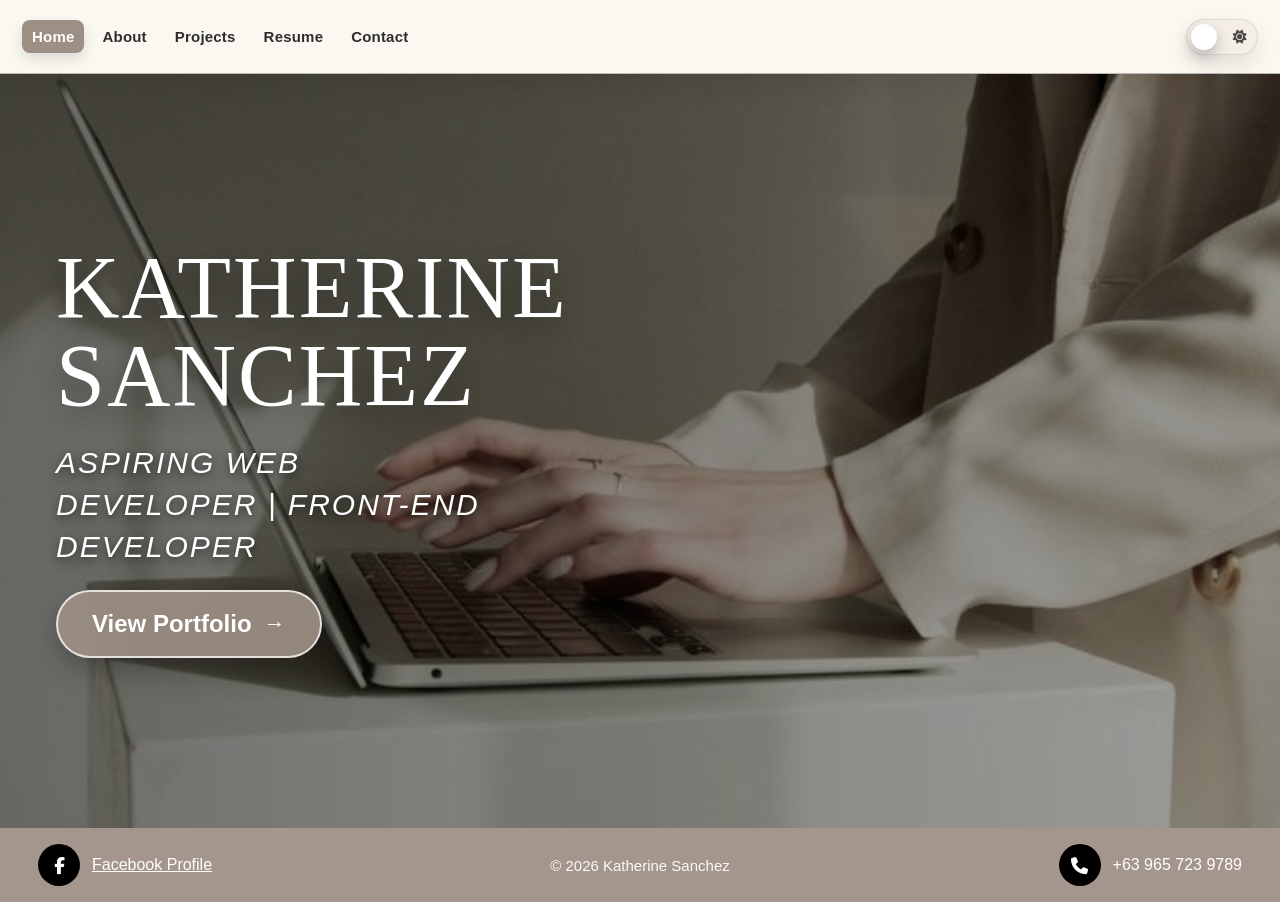
<file: index.html>
<!doctype html>
<html lang="en">
<head>
  <meta charset="UTF-8" />
  <title>Home | Katherine Sanchez</title>
  <meta name="description" content="Katherine Sanchez – aspiring front-end web developer. View my portfolio, projects, resume, and contact information.">
  <meta name="keywords" content="Katherine Sanchez, portfolio, web developer, front-end developer, HTML, CSS, JavaScript">
  <meta name="author" content="Katherine Sanchez">
  <link rel="canonical" href="index.html">

  <meta name="viewport" content="width=device-width, initial-scale=1.0" />
  <meta name="theme-color" content="#fbf7f1">

  <meta property="og:title" content="Katherine Sanchez | Portfolio">
  <meta property="og:description" content="Aspiring front-end web developer. Explore my projects and resume.">
  <meta property="og:type" content="website">
  <meta property="og:image" content="images/preview.jpg">
  <meta property="og:url" content="index.html">

  <meta name="twitter:card" content="summary_large_image">
  <meta name="twitter:title" content="Katherine Sanchez | Portfolio">
  <meta name="twitter:description" content="Aspiring front-end web developer.">
  <meta name="twitter:image" content="images/preview.jpg">

  <link rel="stylesheet" href="style.css?v=2" />
  <link rel="stylesheet" href="https://cdnjs.cloudflare.com/ajax/libs/font-awesome/6.5.0/css/all.min.css">
</head>

<body>
  <a class="skipLink" href="#main">Skip to main content</a>

  <header class="topbar">
    <nav class="nav" aria-label="Primary navigation" id="siteNav">
      <a class="nav__link nav__link--active" href="index.html">Home</a>
      <a class="nav__link" href="about.html">About</a>
      <a class="nav__link" href="projects.html">Projects</a>
      <a class="nav__link" href="resume.html">Resume</a>
      <a class="nav__link" href="contact.html">Contact</a>
    </nav>

    <div class="topbarActions">
      <button class="themeToggle" onclick="toggleTheme()" aria-label="Toggle dark mode" aria-pressed="false" id="themeToggleBtn" type="button">
        <i class="fa-solid fa-sun" aria-hidden="true"></i>
      </button>

      <button class="menuToggle" id="menuToggle" aria-label="Open menu" aria-expanded="false" aria-controls="siteNav" type="button">
        <span></span>
        <span></span>
        <span></span>
      </button>
    </div>
  </header>

  <main id="main" class="page">
    <section class="homeHeroFull">
      <img class="homeHeroBg" src="images/heroimage.jpeg" alt="Coding background" />

      <div class="homeHeroOverlay">
        <h1 class="serifTitle homeHero__name">KATHERINE SANCHEZ</h1>

        <p class="homeHero__role">
          <em>Aspiring Web Developer | Front-End Developer</em>
        </p>

        <a class="pillBtn homeHero__btn" href="about.html">
          View Portfolio <span aria-hidden="true">→</span>
        </a>
      </div>
    </section>

    <footer class="footerBar">
      <div class="footerItem">
        <span class="footerIcon">
          <i class="fa-brands fa-facebook-f" aria-hidden="true"></i>
        </span>
        <a class="footerLink" href="https://www.facebook.com/share/1BLyB4nGM7/?mibextid=wwXIfr" target="_blank" rel="noopener noreferrer">
          Facebook Profile
        </a>
      </div>

      <div class="footerCenter">© 2026 Katherine Sanchez</div>

      <div class="footerItem footerItem--right">
        <span class="footerIcon">
          <i class="fa-solid fa-phone" aria-hidden="true"></i>
        </span>
        <span class="footerText">+63 965 723 9789</span>
      </div>
    </footer>
  </main>

  <script src="theme.js?v=2"></script>

  <style>
    .homeHeroFull{
      flex: 1;
      position: relative;
      overflow: hidden;
      min-height: calc(100vh - 74px - 72px);
    }

    .homeHeroBg{
      position: absolute;
      inset: 0;
      width: 100%;
      height: 100%;
      object-fit: cover;
      z-index: 0;
    }

    .homeHeroFull::before{
      content:"";
      position:absolute;
      inset:0;
      background: linear-gradient(
        90deg,
        rgba(0,0,0,.35) 0%,
        rgba(0,0,0,.18) 55%,
        rgba(0,0,0,.08) 100%
      );
      z-index:1;
    }

    .homeHeroOverlay{
      position: relative;
      z-index: 2;
      min-height: inherit;
      display: flex;
      flex-direction: column;
      justify-content: center;
      align-items: flex-start;
      gap: 22px;
      padding: 60px 56px;
    }

    .homeHero__name{
      font-size: 88px;
      color: #ffffff;
      line-height: 1;
      text-shadow: 0 12px 30px rgba(0,0,0,.45);
      max-width: 10ch;
    }

    .homeHero__role{
      font-size: 30px;
      color: #ffffff;
      font-weight: 400;
      letter-spacing: 2px;
      text-transform: uppercase;
      text-shadow:
        0 6px 18px rgba(0,0,0,.55),
        0 2px 6px rgba(0,0,0,.35);
      max-width: 26ch;
      line-height: 1.4;
    }

    .homeHero__btn{
      width: fit-content;
      font-size: 24px;
      position: relative;
      border: 2px solid rgba(255,255,255,.75);
      background: rgba(157, 143, 132, .92);
      backdrop-filter: blur(6px);
      -webkit-backdrop-filter: blur(6px);
      box-shadow: 0 10px 28px rgba(0,0,0,.28);
      transition: transform .18s ease, box-shadow .18s ease, filter .18s ease;
    }

    .homeHero__btn:hover{
      transform: translateY(-2px);
      box-shadow: 0 16px 40px rgba(0,0,0,.38);
      filter: brightness(1.05);
    }

    .homeHero__btn:active{
      transform: translateY(0) scale(.98);
      box-shadow: 0 10px 26px rgba(0,0,0,.30);
    }

    .homeHero__btn span{
      display: inline-block;
      font-size: 22px;
      transition: transform .18s ease;
    }

    .homeHero__btn:hover span{
      transform: translateX(6px);
    }

    @media (max-width: 900px){
      .homeHeroFull{
        min-height: calc(100vh - 140px);
      }

      .homeHeroOverlay{
        padding: 34px 20px 40px;
        justify-content: flex-end;
        gap: 16px;
      }

      .homeHero__name{
        font-size: 56px;
        max-width: 100%;
      }

      .homeHero__role{
        font-size: 18px;
        letter-spacing: 1px;
        max-width: 30ch;
      }

      .homeHero__btn{
        font-size: 18px;
      }

      .homeHero__btn span{
        font-size: 18px;
      }
    }

    @media (max-width: 700px){
      .homeHeroFull{
        min-height: calc(100vh - 150px);
      }
    }

    @media (max-width: 480px){
      .homeHeroFull{
        min-height: calc(100vh - 145px);
      }

      .homeHeroOverlay{
        padding: 24px 16px 28px;
        gap: 14px;
        justify-content: flex-end;
      }

      .homeHero__name{
        font-size: 38px;
        line-height: 1.05;
        max-width: 100%;
      }

      .homeHero__role{
        font-size: 14px;
        line-height: 1.5;
        letter-spacing: .8px;
        max-width: 100%;
      }

      .homeHero__btn{
        width: 100%;
        justify-content: center;
        font-size: 16px;
        padding: 13px 18px;
      }
    }
  </style>
</body>
</html>
</file>
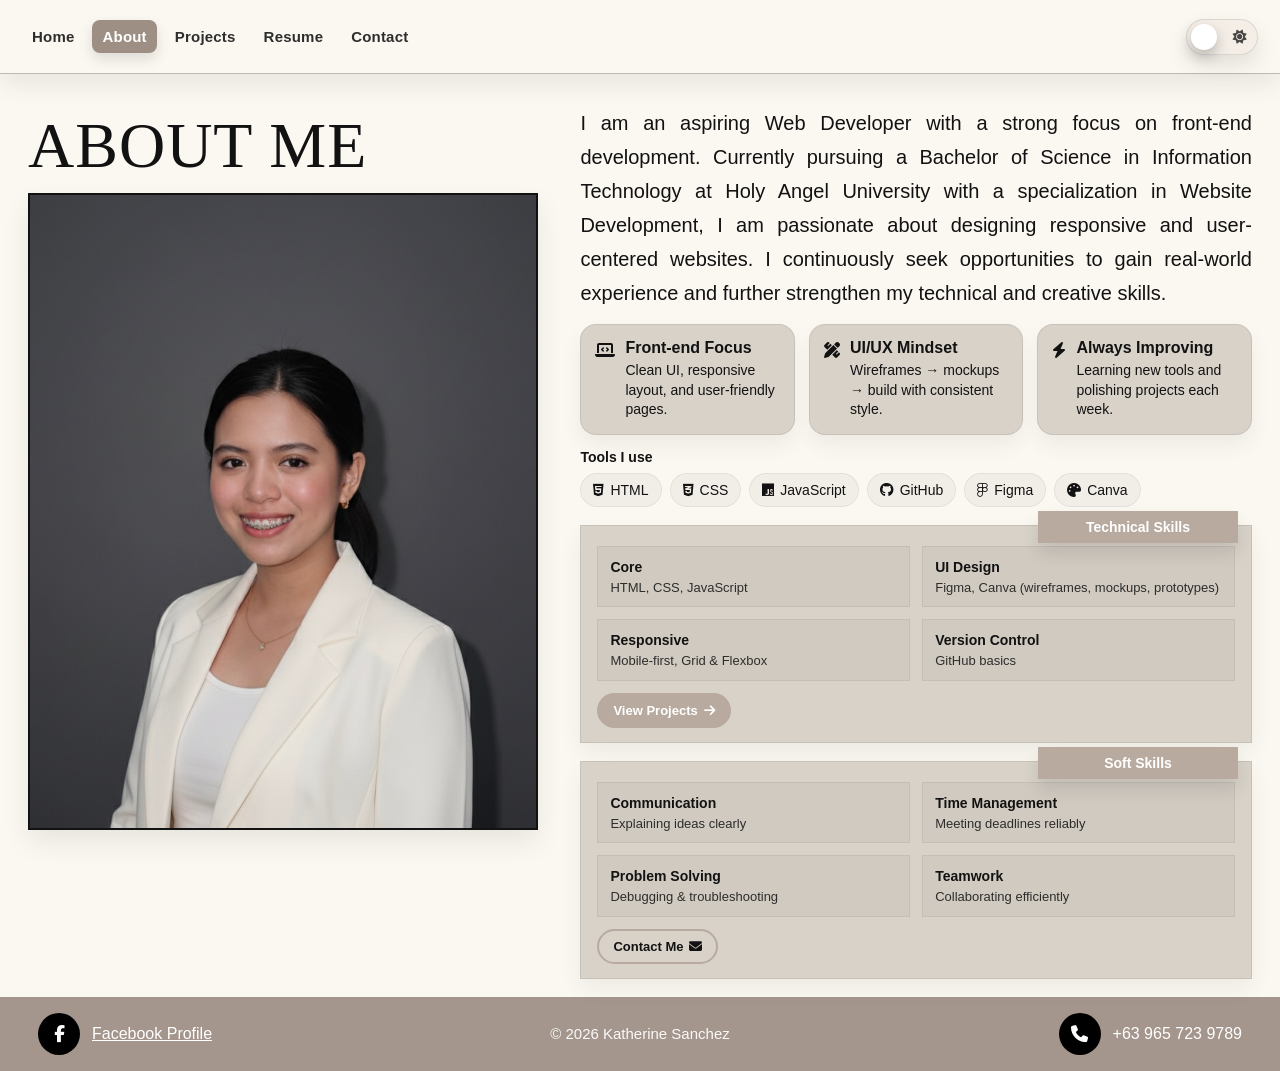
<file: about.html>
<!doctype html>
<html lang="en">
<head>
  <meta charset="UTF-8" />
  <meta name="viewport" content="width=device-width, initial-scale=1.0" />
  <title>About | Katherine Sanchez</title>
  <meta name="description" content="Learn more about Katherine Sanchez, an aspiring front-end web developer.">
  <link rel="canonical" href="about.html">
  <link rel="stylesheet" href="style.css" />
  <link rel="stylesheet" href="https://cdnjs.cloudflare.com/ajax/libs/font-awesome/6.5.0/css/all.min.css"/>
</head>

<body>
  <a class="skipLink" href="#main">Skip to main content</a>

  <header class="topbar">
    <a href="index.html" class="mobileBrand">Katherine Sanchez</a>

    <nav class="nav" aria-label="Primary navigation" id="siteNav">
      <a class="nav__link" href="index.html">Home</a>
      <a class="nav__link nav__link--active" href="about.html">About</a>
      <a class="nav__link" href="projects.html">Projects</a>
      <a class="nav__link" href="resume.html">Resume</a>
      <a class="nav__link" href="contact.html">Contact</a>
    </nav>

    <div class="topbarActions">
      <button class="themeToggle" onclick="toggleTheme()" aria-label="Toggle dark mode" aria-pressed="false" id="themeToggleBtn" type="button">
        <i class="fa-solid fa-sun" aria-hidden="true"></i>
      </button>

      <button class="menuToggle" id="menuToggle" aria-label="Open menu" aria-expanded="false" aria-controls="siteNav" type="button">
        <span></span>
        <span></span>
        <span></span>
      </button>
    </div>
  </header>

  <main id="main" class="page">
    <section class="containerPad aboutWrap2">
      <div class="aboutLeft2">
        <h1 class="serifTitle aboutBigTitle">ABOUT ME</h1>

        <div class="aboutPhotoCard">
          <img src="images/profile.jpeg" alt="Profile Picture" class="aboutPhoto">
        </div>
      </div>

      <div class="aboutRight2">
        <p class="aboutParagraph">
          I am an aspiring Web Developer with a strong focus on front-end development. Currently pursuing a Bachelor of Science in Information Technology at Holy Angel University with a specialization in Website Development, I am passionate about designing responsive and user-centered websites. I continuously seek opportunities to gain real-world experience and further strengthen my technical and creative skills.
        </p>

        <div class="aboutHighlights" role="list">
          <div class="highlightCard" role="listitem">
            <i class="fa-solid fa-laptop-code" aria-hidden="true"></i>
            <div>
              <h3>Front-end Focus</h3>
              <p>Clean UI, responsive layout, and user-friendly pages.</p>
            </div>
          </div>

          <div class="highlightCard" role="listitem">
            <i class="fa-solid fa-pen-ruler" aria-hidden="true"></i>
            <div>
              <h3>UI/UX Mindset</h3>
              <p>Wireframes → mockups → build with consistent style.</p>
            </div>
          </div>

          <div class="highlightCard" role="listitem">
            <i class="fa-solid fa-bolt" aria-hidden="true"></i>
            <div>
              <h3>Always Improving</h3>
              <p>Learning new tools and polishing projects each week.</p>
            </div>
          </div>
        </div>

        <div class="chipSection">
          <div class="chipTitle">Tools I use</div>
          <div class="chips" aria-label="Tools and technologies">
            <span class="chip"><i class="fa-brands fa-html5"></i>HTML</span>
            <span class="chip"><i class="fa-brands fa-css3-alt"></i>CSS</span>
            <span class="chip"><i class="fa-brands fa-js"></i>JavaScript</span>
            <span class="chip"><i class="fa-brands fa-github"></i>GitHub</span>
            <span class="chip"><i class="fa-brands fa-figma"></i>Figma</span>
            <span class="chip"><i class="fa-solid fa-palette"></i>Canva</span>
          </div>
        </div>

        <div class="skillBoxWrap">
          <div class="skillLabel">Technical Skills</div>

          <div class="skillBox">
            <div class="skillGrid">
              <div class="skillMini">
                <h4>Core</h4>
                <p>HTML, CSS, JavaScript</p>
              </div>

              <div class="skillMini">
                <h4>UI Design</h4>
                <p>Figma, Canva (wireframes, mockups, prototypes)</p>
              </div>

              <div class="skillMini">
                <h4>Responsive</h4>
                <p>Mobile-first, Grid &amp; Flexbox</p>
              </div>

              <div class="skillMini">
                <h4>Version Control</h4>
                <p>GitHub basics</p>
              </div>
            </div>

            <div class="skillFooter">
              <a class="ctaBtn" href="projects.html">
                View Projects <i class="fa-solid fa-arrow-right"></i>
              </a>
            </div>
          </div>
        </div>

        <div class="skillBoxWrap">
          <div class="skillLabel">Soft Skills</div>

          <div class="skillBox">
            <div class="skillGrid">
              <div class="skillMini">
                <h4>Communication</h4>
                <p>Explaining ideas clearly</p>
              </div>

              <div class="skillMini">
                <h4>Time Management</h4>
                <p>Meeting deadlines reliably</p>
              </div>

              <div class="skillMini">
                <h4>Problem Solving</h4>
                <p>Debugging &amp; troubleshooting</p>
              </div>

              <div class="skillMini">
                <h4>Teamwork</h4>
                <p>Collaborating efficiently</p>
              </div>
            </div>

            <div class="skillFooter">
              <a class="ctaBtn ctaBtn--ghost ctaBtn--contact" href="contact.html">
                Contact Me <i class="fa-solid fa-envelope"></i>
              </a>
            </div>
          </div>
        </div>
      </div>
    </section>

    <footer class="footerBar">
      <div class="footerItem">
        <span class="footerIcon">
          <i class="fa-brands fa-facebook-f"></i>
        </span>
        <a class="footerLink" href="https://www.facebook.com/share/1BLyB4nGM7/?mibextid=wwXIfr" target="_blank" rel="noopener noreferrer">
          Facebook Profile
        </a>
      </div>

      <div class="footerCenter">© 2026 Katherine Sanchez</div>

      <div class="footerItem footerItem--right">
        <span class="footerIcon">
          <i class="fa-solid fa-phone"></i>
        </span>
        <span class="footerText">+63 965 723 9789</span>
      </div>
    </footer>
  </main>

  <script src="theme.js"></script>

  <style>
    .page{
      min-height: auto !important;
      padding-top: 18px !important;
      padding-bottom: 0 !important;
    }

    .containerPad.aboutWrap2{
      padding-top: 14px !important;
      padding-bottom: 18px !important;
      margin-bottom: 0 !important;
    }

    .footerBar{
      margin-top: 0 !important;
    }

    .aboutWrap2{
      display:grid;
      grid-template-columns: minmax(320px, 0.95fr) minmax(0, 1.25fr);
      gap: 42px;
      align-items:start;
      position: relative;
    }

    .aboutLeft2,
    .aboutRight2{
      position: relative;
      z-index: 1;
      min-width: 0;
    }

    .aboutBigTitle{
      margin-top: 10px;
      font-size: 64px;
      line-height: 0.95;
      letter-spacing: 1px;
    }

    .aboutPhotoCard{
      margin-top: 16px;
      width: 100%;
      max-width: 520px;
      background: var(--card);
      border: 2px solid var(--text);
      overflow: hidden;
      box-shadow: 0 12px 26px rgba(0,0,0,.08);
    }

    .aboutPhoto{
      width: 100%;
      height: auto;
      display: block;
      aspect-ratio: 4 / 5;
      object-fit: cover;
    }

    .aboutParagraph{
      font-size: 20px;
      line-height: 1.7;
      text-align: justify;
      max-width: 750px;
      margin: 0;
    }

    .aboutHighlights{
      margin-top: 14px;
      display:grid;
      grid-template-columns: repeat(3, minmax(0, 1fr));
      gap: 14px;
    }

    .highlightCard{
      background: var(--card);
      border-radius: 16px;
      padding: 14px;
      display:flex;
      gap: 10px;
      border: 1px solid rgba(0,0,0,.08);
      box-shadow: 0 10px 22px rgba(0,0,0,.06);
      min-width: 0;
    }

    .highlightCard i{
      flex-shrink: 0;
      margin-top: 3px;
    }

    .highlightCard h3{
      margin: 0 0 4px;
      font-size: 16px;
      font-weight: 800;
    }

    .highlightCard p{
      margin: 0;
      font-size: 14px;
      line-height: 1.4;
    }

    .chipSection{
      margin-top: 14px;
    }

    .chipTitle{
      font-size: 14px;
      font-weight: 800;
      margin-bottom: 8px;
    }

    .chips{
      display:flex;
      flex-wrap: wrap;
      gap: 8px;
    }

    .chip{
      background: rgba(0,0,0,.04);
      padding: 8px 12px;
      border-radius: 999px;
      font-size: 14px;
      display:flex;
      align-items:center;
      gap: 6px;
      border: 1px solid rgba(0,0,0,.06);
    }

    .skillBoxWrap{
      margin-top: 18px;
      position: relative;
    }

    .skillLabel{
      position:absolute;
      right: 14px;
      top: -14px;
      background: var(--accent2);
      color: var(--white);
      width: 200px;
      text-align: center;
      padding: 8px 0;
      font-size: 14px;
      font-weight: 800;
      box-shadow: 0 10px 18px rgba(0,0,0,.10);
      z-index: 2;
    }

    .skillBox{
      background: var(--card);
      padding: 20px 16px 14px;
      border: 1px solid rgba(0,0,0,.08);
      box-shadow: 0 10px 22px rgba(0,0,0,.06);
      display:block;
    }

    .skillGrid{
      display:grid;
      grid-template-columns: repeat(2, minmax(0, 1fr));
      gap: 12px;
    }

    .skillMini{
      background: rgba(0,0,0,.04);
      border: 1px solid rgba(0,0,0,.06);
      padding: 12px 12px 10px;
      min-width: 0;
    }

    .skillMini h4{
      margin: 0 0 4px;
      font-size: 14px;
      font-weight: 900;
    }

    .skillMini p{
      margin: 0;
      font-size: 13px;
      line-height: 1.35;
      opacity: .85;
    }

    .skillFooter{
      margin-top: 12px;
      display:flex;
      justify-content: flex-start;
      align-items: center;
      gap: 10px;
      flex-wrap: wrap;
    }

    .ctaBtn{
      display:inline-flex;
      align-items:center;
      gap: 6px;
      padding: 8px 14px;
      font-size: 13px;
      font-weight: 600;
      border-radius: 999px;
      background: var(--accent2);
      color: var(--white);
      text-decoration:none;
      transition: 0.2s ease;
      border: 2px solid transparent;
    }

    .ctaBtn--ghost{
      background: transparent;
      color: var(--text);
      border: 1px solid rgba(0,0,0,.18);
    }

    .ctaBtn--contact{
      border: 2px solid var(--accent2);
    }

    .ctaBtn:hover{
      transform: translateY(-1px);
    }

    @media (max-width: 1180px){
      .aboutWrap2{
        grid-template-columns: 0.9fr 1.1fr;
        gap: 30px;
      }

      .aboutBigTitle{
        font-size: 54px;
      }

      .aboutHighlights{
        grid-template-columns: repeat(2, minmax(0, 1fr));
      }
    }

    @media (max-width: 980px){
      .aboutWrap2{
        grid-template-columns: 1fr;
        gap: 28px;
      }

      .aboutLeft2{
        display: flex;
        flex-direction: column;
        align-items: center;
        text-align: center;
      }

      .aboutBigTitle{
        font-size: 48px;
      }

      .aboutPhotoCard{
        max-width: 430px;
      }

      .aboutParagraph{
        font-size: 17px;
        max-width: 100%;
      }

      .aboutHighlights{
        grid-template-columns: repeat(2, minmax(0, 1fr));
      }

      .skillLabel{
        position: static;
        margin-bottom: 10px;
        width: fit-content;
        padding-inline: 14px;
      }

      .skillBox{
        padding-top: 14px;
      }
    }

    @media (max-width: 680px){
      .aboutBigTitle{
        font-size: 38px;
      }

      .aboutParagraph{
        font-size: 15px;
        line-height: 1.65;
        text-align: left;
      }

      .aboutHighlights{
        grid-template-columns: 1fr;
      }

      .highlightCard{
        padding: 12px;
      }

      .highlightCard h3{
        font-size: 15px;
      }

      .highlightCard p{
        font-size: 13px;
      }

      .skillGrid{
        grid-template-columns: 1fr;
      }

      .ctaBtn{
        width: 100%;
        justify-content: center;
        padding: 10px 14px;
      }

      .chip{
        font-size: 13px;
      }
    }

    @media (max-width: 480px){
      .containerPad.aboutWrap2{
        padding-top: 8px !important;
        padding-bottom: 10px !important;
      }

      .aboutBigTitle{
        font-size: 32px;
        line-height: 1.05;
      }

      .aboutPhotoCard{
        margin-top: 12px;
      }

      .aboutParagraph{
        font-size: 14px;
      }

      .chipTitle{
        font-size: 13px;
      }

      .chips{
        gap: 6px;
      }

      .chip{
        padding: 7px 10px;
        font-size: 12px;
      }

      .skillMini h4{
        font-size: 13px;
      }

      .skillMini p{
        font-size: 12px;
      }
    }
  </style>
</body>
</html>
</file>
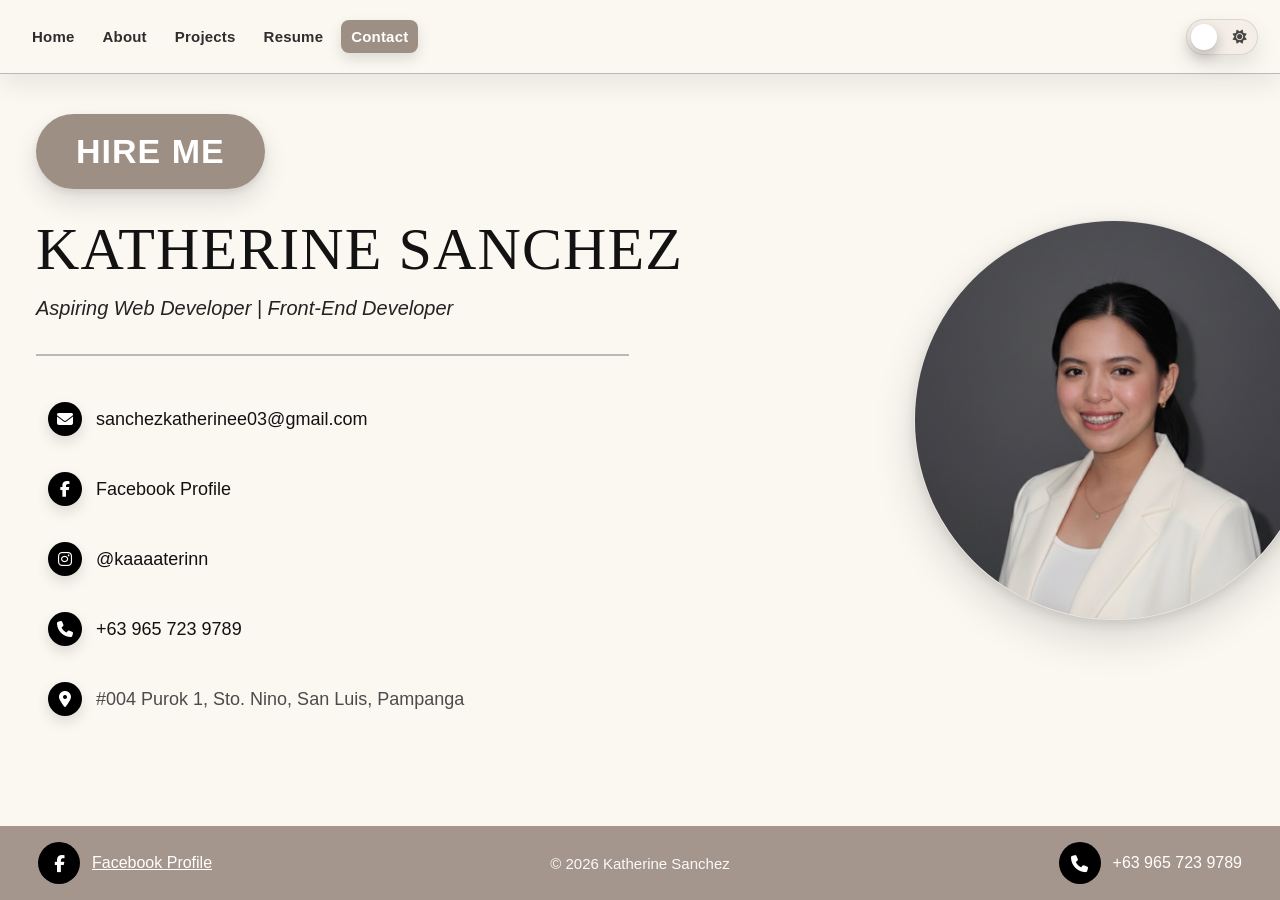
<file: contact.html>
<!doctype html>
<html lang="en">
<head>
  <meta charset="UTF-8" />
  <meta name="viewport" content="width=device-width, initial-scale=1.0" />
  <title>Contact | Katherine Sanchez</title>
  <meta name="description" content="Contact Katherine Sanchez for web development collaboration.">
  <link rel="canonical" href="contact.html">
  <link rel="stylesheet" href="style.css?v=2" />
  <link rel="stylesheet" href="https://cdnjs.cloudflare.com/ajax/libs/font-awesome/6.5.0/css/all.min.css" />
</head>

<body class="contactPageBody">
  <a class="skipLink" href="#main">Skip to main content</a>

  <header class="topbar">
    <a href="index.html" class="mobileBrand">Katherine Sanchez</a>

    <nav class="nav" aria-label="Primary navigation" id="siteNav">
      <a class="nav__link" href="index.html">Home</a>
      <a class="nav__link" href="about.html">About</a>
      <a class="nav__link" href="projects.html">Projects</a>
      <a class="nav__link" href="resume.html">Resume</a>
      <a class="nav__link nav__link--active" href="contact.html">Contact</a>
    </nav>

    <div class="topbarActions">
      <button
        class="themeToggle"
        onclick="toggleTheme()"
        aria-label="Toggle dark mode"
        aria-pressed="false"
        id="themeToggleBtn"
        type="button"
      >
        <i class="fa-solid fa-sun" aria-hidden="true"></i>
      </button>

      <button
        class="menuToggle"
        id="menuToggle"
        aria-label="Open menu"
        aria-expanded="false"
        aria-controls="siteNav"
        type="button"
      >
        <span></span>
        <span></span>
        <span></span>
      </button>
    </div>
  </header>

  <main id="main" class="page contactPageMain">
    <section class="contactHero" aria-label="Contact information">
      <div class="contactLeft">
        <a class="pillBtn hireBtn2" href="#contactList">HIRE ME</a>

        <h1 class="serifTitle contactName">KATHERINE SANCHEZ</h1>
        <p class="contactRole"><em>Aspiring Web Developer | Front-End Developer</em></p>

        <div class="hrLine contactLine" aria-hidden="true"></div>

        <ul class="contactList2" id="contactList" aria-label="Contact links">
          <li class="contactItem2">
            <span class="iconCircle2" aria-hidden="true">
              <i class="fa-solid fa-envelope"></i>
            </span>
            <a href="mailto:sanchezkatherinee03@gmail.com" aria-label="Email Katherine Sanchez">
              sanchezkatherinee03@gmail.com
            </a>
          </li>

          <li class="contactItem2">
            <span class="iconCircle2" aria-hidden="true">
              <i class="fa-brands fa-facebook-f"></i>
            </span>
            <a
              href="https://www.facebook.com/share/1BLyB4nGM7/?mibextid=wwXIfr"
              target="_blank"
              rel="noopener noreferrer"
              aria-label="Open Facebook profile in a new tab"
            >
              Facebook Profile
            </a>
          </li>

          <li class="contactItem2">
            <span class="iconCircle2" aria-hidden="true">
              <i class="fa-brands fa-instagram"></i>
            </span>
            <a
              href="https://www.instagram.com/kaaaaterinn"
              target="_blank"
              rel="noopener noreferrer"
              aria-label="Open Instagram profile in a new tab"
            >
              @kaaaaterinn
            </a>
          </li>

          <li class="contactItem2">
            <span class="iconCircle2" aria-hidden="true">
              <i class="fa-solid fa-phone"></i>
            </span>
            <a href="tel:+639657239789" aria-label="Call Katherine Sanchez">
              +63 965 723 9789
            </a>
          </li>

          <li class="contactItem2">
            <span class="iconCircle2" aria-hidden="true">
              <i class="fa-solid fa-location-dot"></i>
            </span>
            <span>#004 Purok 1, Sto. Nino, San Luis, Pampanga</span>
          </li>
        </ul>
      </div>

      <div class="contactRight" aria-hidden="true">
        <div class="contactCircle">
          <img
            src="images/profile.jpeg"
            alt="Profile Picture"
            class="contactPhoto"
            loading="lazy"
          />
        </div>
      </div>
    </section>
  </main>

  <footer class="footerBar contactFooterFix">
    <div class="footerItem">
      <span class="footerIcon" aria-hidden="true">
        <i class="fa-brands fa-facebook-f"></i>
      </span>
      <a
        class="footerLink"
        href="https://www.facebook.com/share/1BLyB4nGM7/?mibextid=wwXIfr"
        target="_blank"
        rel="noopener noreferrer"
        aria-label="Open Facebook profile in a new tab"
      >
        Facebook Profile
      </a>
    </div>

    <div class="footerCenter">© 2026 Katherine Sanchez</div>

    <div class="footerItem footerItem--right">
      <span class="footerIcon" aria-hidden="true">
        <i class="fa-solid fa-phone"></i>
      </span>
      <span class="footerText">+63 965 723 9789</span>
    </div>
  </footer>

  <script src="theme.js?v=2"></script>

  <style>
    html,
    body{
      min-height: 100%;
      margin: 0;
      padding: 0;
    }

    .contactPageBody{
      min-height: 100vh;
      display: flex;
      flex-direction: column;
      overflow-x: hidden;
    }

    .contactPageMain{
      flex: 1 0 auto;
      min-height: auto !important;
      display: block !important;
      padding-bottom: 0 !important;
    }

    .contactFooterFix{
      flex-shrink: 0;
      margin-top: 0 !important;
    }

    .contactHero{
      position: relative;
      display: flex;
      align-items: center;
      justify-content: space-between;
      gap: 30px;
      padding: 48px 60px 32px;
      overflow: hidden;
    }

    .contactLeft{
      width: 65%;
      max-width: 900px;
      padding-right: 40px;
      min-width: 0;
      display: flex;
      flex-direction: column;
      align-items: flex-start;
    }

    .hireBtn2{
      display: inline-flex;
      align-items: center;
      justify-content: center;
      font-size: 34px;
      padding: 18px 40px;
      letter-spacing: 1px;
      margin: 0 0 30px;
      box-shadow: 0 12px 26px rgba(0,0,0,.12), 0 3px 8px rgba(0,0,0,.08);
      transform: translateZ(0);
      transition: transform .18s ease, box-shadow .18s ease, filter .18s ease;
      align-self: flex-start;
      white-space: nowrap;
      text-align: center;
    }

    .hireBtn2:hover{
      transform: translateY(-2px);
      box-shadow: 0 16px 34px rgba(0,0,0,.16), 0 4px 10px rgba(0,0,0,.10);
    }

    .contactName{
      font-size: 72px;
      letter-spacing: 1.5px;
      white-space: nowrap;
      line-height: 1;
      margin-bottom: 18px;
    }

    .contactRole{
      font-size: 22px;
      opacity: .92;
      margin-bottom: 18px;
      max-width: 42ch;
    }

    .contactLine{
      width: 86%;
      margin: 16px 0 26px;
    }

    .contactList2{
      list-style: none;
      display: grid;
      gap: 16px;
      margin-top: 10px;
      padding: 0;
      max-width: 520px;
      color: var(--muted);
    }

    .contactItem2{
      display: flex;
      align-items: center;
      gap: 14px;
      font-size: 18px;
      line-height: 1.6;
      word-break: break-word;
      padding: 10px 12px;
      border-radius: 14px;
      transition: background .18s ease, transform .18s ease;
    }

    .contactItem2:hover{
      background: rgba(0,0,0,.04);
      transform: translateY(-1px);
    }

    body.dark .contactItem2:hover{
      background: rgba(255,255,255,.06);
    }

    .contactItem2 a{
      color: var(--text);
      text-decoration: none;
      word-break: break-word;
      transition: opacity .18s ease, text-decoration-color .18s ease;
    }

    .contactItem2:hover a{
      opacity: .95;
      text-decoration: underline;
      text-decoration-thickness: 2px;
      text-underline-offset: 4px;
    }

    .iconCircle2{
      width: 34px;
      height: 34px;
      border-radius: 999px;
      display: grid;
      place-items: center;
      background: var(--black);
      color: var(--white);
      font-size: 16px;
      border: 1px solid rgba(0,0,0,.08);
      box-shadow: 0 6px 14px rgba(0,0,0,.12);
      transition: transform .18s ease, filter .18s ease;
      flex: 0 0 34px;
    }

    .contactItem2:hover .iconCircle2{
      transform: scale(1.05);
      filter: brightness(1.05);
    }

    body.dark .iconCircle2{
      border: 1px solid rgba(255,255,255,.10);
    }

    .contactRight{
      width: 35%;
      position: relative;
      display: flex;
      justify-content: flex-end;
      min-height: 520px;
      min-width: 0;
    }

    .contactCircle{
      width: 520px;
      height: 520px;
      border-radius: 50%;
      background: var(--circle);
      position: absolute;
      right: -140px;
      top: 50%;
      transform: translateY(-50%);
      overflow: hidden;
      border: 1px solid rgba(255, 255, 255, 0.50);
      box-shadow: 0 18px 44px rgba(0,0,0,.14), 0 4px 12px rgba(0,0,0,.10);
    }

    body.dark .contactCircle{
      border: 1px solid rgba(255,255,255,.18);
      box-shadow: 0 22px 56px rgba(0,0,0,.55);
    }

    .contactPhoto{
      width: 100%;
      height: 100%;
      object-fit: cover;
      display: block;
      object-position: center 60%;
      transition: transform .45s ease;
    }

    .contactCircle:hover .contactPhoto{
      transform: scale(1.03);
    }

    @media (max-width: 1280px){
  .contactHero{
    padding: 40px 36px 26px;
    gap: 20px;
  }

  .contactLeft{
    width: 60%;
    padding-right: 24px;
  }

  .contactRight{
    width: 40%;
    min-height: 420px;
  }

  .contactName{
  font-size: 60px;
  white-space: nowrap;
  letter-spacing: 1.1px;
}

  .contactRole{
    font-size: 20px;
  }

  .contactCircle{
    width: 400px;
    height: 400px;
    right: -70px;
  }
}

    @media (max-width: 900px){
      .contactHero{
        flex-direction: column;
        align-items: center;
        text-align: center;
        gap: 22px;
        padding: 32px 20px 20px;
      }

      .contactLeft{
        width: 100%;
        max-width: 100%;
        padding-right: 0;
        align-items: center;
      }

      .hireBtn2{
        display: inline-flex;
        align-self: center;
        font-size: 24px;
        padding: 14px 28px;
        margin: 0 auto 22px;
      }

      .contactName{
        font-size: 40px;
        line-height: 1.08;
        margin-bottom: 12px;
      }

      .contactRole{
        font-size: 17px;
        margin-inline: auto;
      }

      .contactLine{
        width: 100%;
        margin: 14px 0 22px;
      }

      .contactList2{
        max-width: 100%;
        gap: 12px;
      }

      .contactItem2{
        font-size: 15px;
        padding: 10px 8px;
        align-items: flex-start;
        text-align: left;
      }

      .contactRight{
        width: 100%;
        min-height: auto;
        height: auto;
        display: flex;
        justify-content: center;
      }

      .contactCircle{
        position: relative;
        width: 260px;
        height: 260px;
        right: auto;
        top: auto;
        transform: none;
        margin: 0 auto;
      }
    }

    @media (max-width: 520px){
      .contactHero{
        padding: 24px 16px 16px;
        gap: 18px;
      }

      .contactName{
        font-size: 32px;
      }

      .contactRole{
        font-size: 15px;
      }

      .hireBtn2{
        display: inline-flex;
        width: auto;
        min-width: 170px;
        max-width: none;
        justify-content: center;
        font-size: 18px;
        padding: 12px 22px;
        margin: 0 auto 20px;
      }

      .contactItem2{
        font-size: 14px;
        gap: 12px;
      }

      .iconCircle2{
        width: 30px;
        height: 30px;
        flex-basis: 30px;
        font-size: 14px;
      }

      .contactCircle{
        width: 220px;
        height: 220px;
      }
    }
  </style>
</body>
</html>
</file>
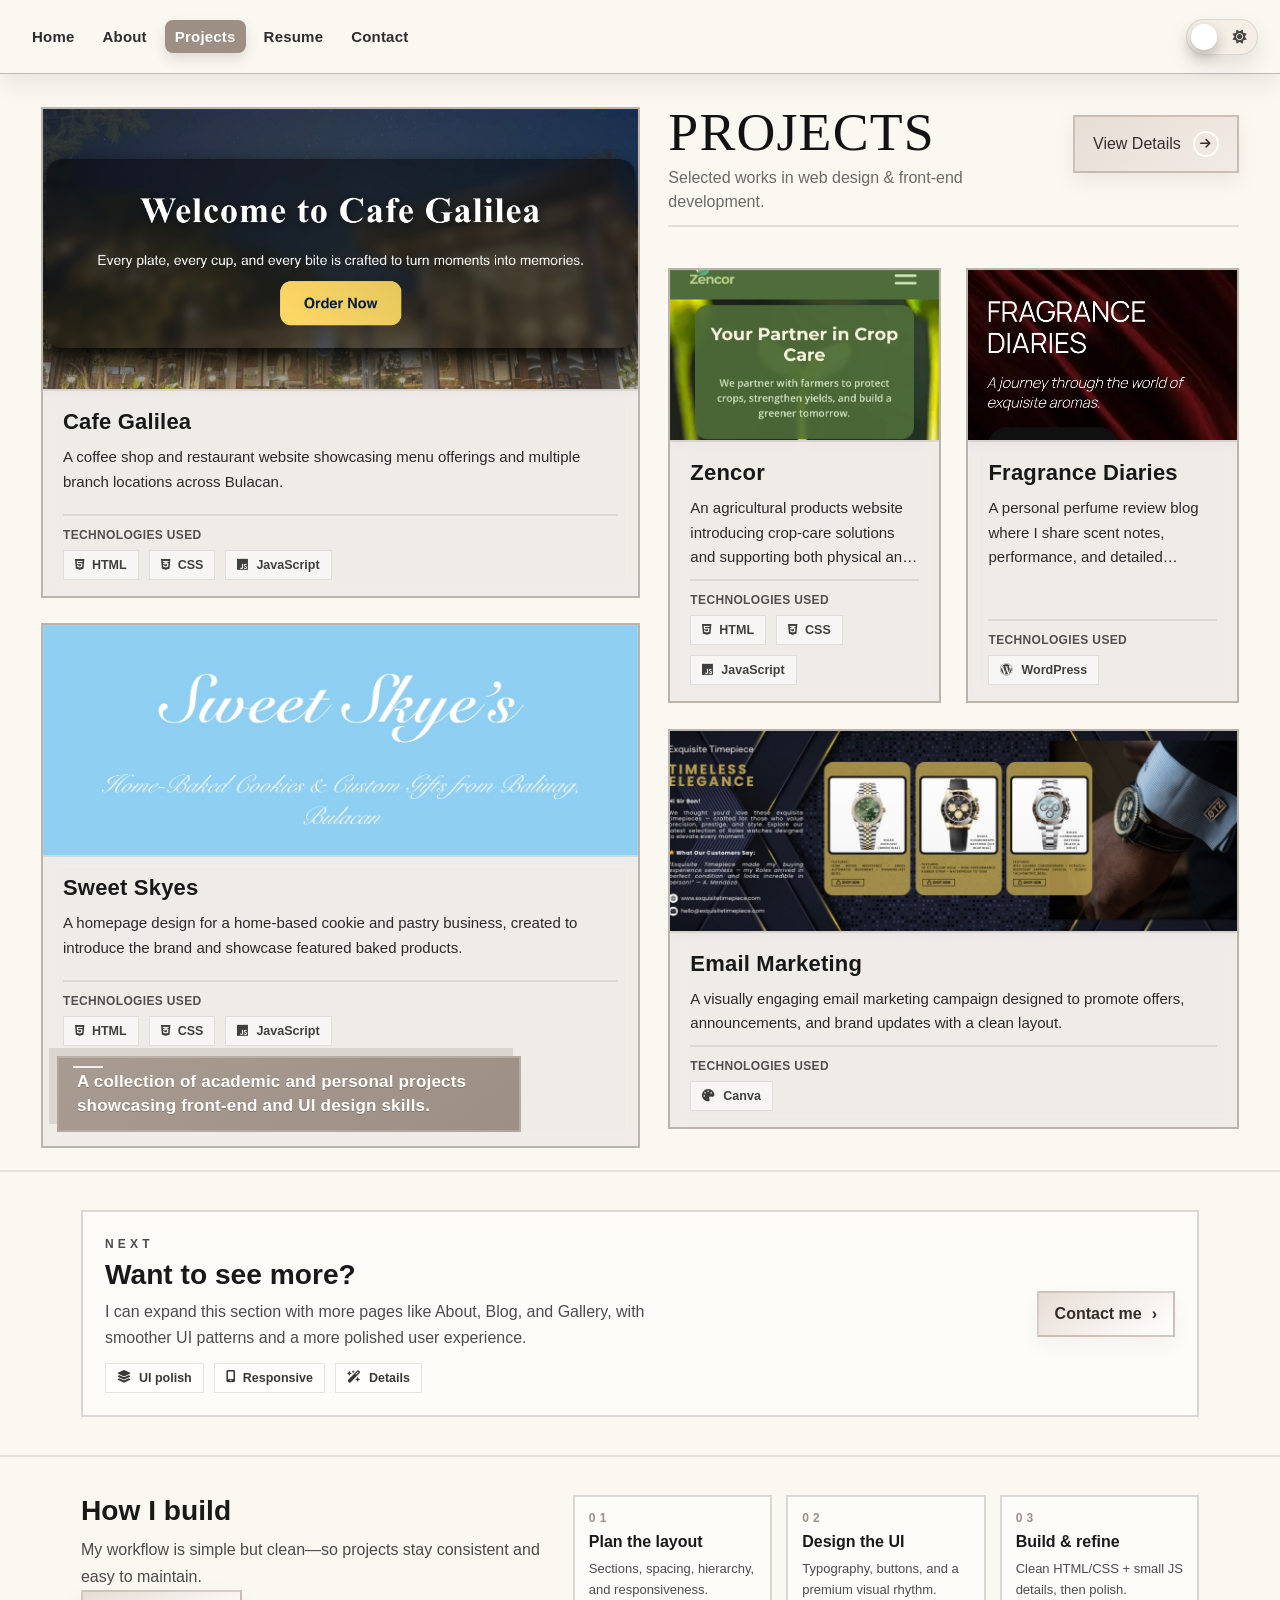
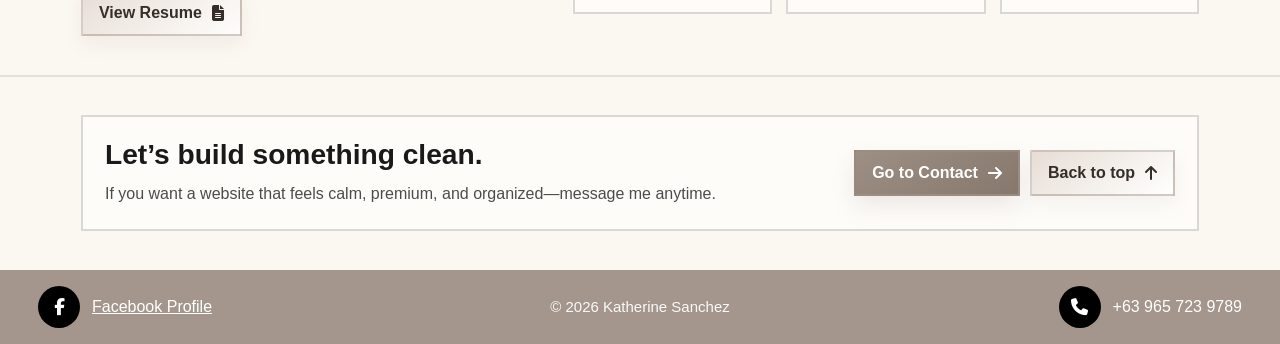
<file: projects.html>
<!doctype html>
<html lang="en">
<head>
  <meta charset="UTF-8" />
  <meta name="viewport" content="width=device-width, initial-scale=1.0" />
  <title>Projects | Katherine Sanchez</title>
  <meta name="description" content="Explore web design and front-end projects by Katherine Sanchez.">
  <link rel="canonical" href="projects.html">
  <link rel="stylesheet" href="style.css" />
  <link rel="stylesheet" href="https://cdnjs.cloudflare.com/ajax/libs/font-awesome/6.5.0/css/all.min.css" />
</head>

<body>
  <a class="skipLink" href="#main">Skip to main content</a>

  <header class="topbar">
    <a href="index.html" class="mobileBrand">Katherine Sanchez</a>

    <nav class="nav" aria-label="Primary navigation" id="siteNav">
      <a class="nav__link" href="index.html">Home</a>
      <a class="nav__link" href="about.html">About</a>
      <a class="nav__link nav__link--active" href="projects.html">Projects</a>
      <a class="nav__link" href="resume.html">Resume</a>
      <a class="nav__link" href="contact.html">Contact</a>
    </nav>

    <div class="topbarActions">
      <button class="themeToggle" onclick="toggleTheme()" aria-label="Toggle dark mode" aria-pressed="false" id="themeToggleBtn" type="button">
        <i class="fa-solid fa-sun" aria-hidden="true"></i>
      </button>

      <button class="menuToggle" id="menuToggle" aria-label="Open menu" aria-expanded="false" aria-controls="siteNav" type="button">
        <span></span>
        <span></span>
        <span></span>
      </button>
    </div>
  </header>

  <main id="main" class="page">
    <section class="projectsWrap2">
      <div class="col2">
        <article class="card cardWide">
          <div class="thumb thumbWide">
            <img src="images/FCafeG.jpeg" alt="Cafe Galilea Website Preview" />
          </div>

          <div class="cardBody">
            <h3 class="cardTitle">Cafe Galilea</h3>
            <p class="cardDesc">
              A coffee shop and restaurant website showcasing menu offerings and multiple branch
              locations across Bulacan.
            </p>

            <div class="cardTech">
              <div class="techLabel">Technologies Used</div>
              <div class="techChips" aria-label="Cafe Galilea technologies">
                <span class="techChip"><i class="fa-brands fa-html5" aria-hidden="true"></i>HTML</span>
                <span class="techChip"><i class="fa-brands fa-css3-alt" aria-hidden="true"></i>CSS</span>
                <span class="techChip"><i class="fa-brands fa-js" aria-hidden="true"></i>JavaScript</span>
              </div>
            </div>
          </div>
        </article>

        <article class="card cardTall cardWithBanner">
          <div class="thumb thumbTall">
            <img src="images/FSSkyes.jpeg" alt="Sweet Skyes Homepage Preview" />
          </div>

          <div class="cardBody cardBody--bannerSpace">
            <h3 class="cardTitle">Sweet Skyes</h3>
            <p class="cardDesc">
              A homepage design for a home-based cookie and pastry business, created to introduce
              the brand and showcase featured baked products.
            </p>

            <div class="cardTech">
              <div class="techLabel">Technologies Used</div>
              <div class="techChips" aria-label="Sweet Skyes technologies">
                <span class="techChip"><i class="fa-brands fa-html5" aria-hidden="true"></i>HTML</span>
                <span class="techChip"><i class="fa-brands fa-css3-alt" aria-hidden="true"></i>CSS</span>
                <span class="techChip"><i class="fa-brands fa-js" aria-hidden="true"></i>JavaScript</span>
              </div>
            </div>
          </div>

          <div class="bannerInCard2">
            A collection of academic and personal projects showcasing front-end and UI design skills.
          </div>
        </article>
      </div>

      <div class="col2">
        <div class="rightTop2">
          <div class="pHead">
            <h1 class="serifTitle projectsTitle">PROJECTS</h1>
            <p class="projectsSub">Selected works in web design &amp; front-end development.</p>
          </div>

          <a class="rectBtn rectBtn--proj" href="project-details.html">
            View Details
            <span class="circleMini"><i class="fa-solid fa-arrow-right" aria-hidden="true"></i></span>
          </a>
        </div>

        <div class="rightGrid2">
          <article class="card">
            <div class="thumb thumbSmall">
              <img src="images/FZen.jpeg" alt="Zencor Website Preview" />
            </div>
            <div class="cardBody">
              <h3 class="cardTitle">Zencor</h3>
              <p class="cardDesc">
                An agricultural products website introducing crop-care solutions and supporting both physical and online shop presence.
              </p>

              <div class="cardTech">
                <div class="techLabel">Technologies Used</div>
                <div class="techChips" aria-label="Zencor technologies">
                  <span class="techChip"><i class="fa-brands fa-html5" aria-hidden="true"></i>HTML</span>
                  <span class="techChip"><i class="fa-brands fa-css3-alt" aria-hidden="true"></i>CSS</span>
                  <span class="techChip"><i class="fa-brands fa-js" aria-hidden="true"></i>JavaScript</span>
                </div>
              </div>
            </div>
          </article>

          <article class="card">
            <div class="thumb thumbSmall">
              <img src="images/FFDiaries.jpeg" alt="Fragrance Diaries Preview" />
            </div>
            <div class="cardBody">
              <h3 class="cardTitle">Fragrance Diaries</h3>
              <p class="cardDesc">
                A personal perfume review blog where I share scent notes, performance, and detailed recommendations.
              </p>

              <div class="cardTech">
                <div class="techLabel">Technologies Used</div>
                <div class="techChips" aria-label="Fragrance Diaries technologies">
                  <span class="techChip"><i class="fa-brands fa-wordpress" aria-hidden="true"></i>WordPress</span>
                </div>
              </div>
            </div>
          </article>

          <article class="card cardTallRight">
            <div class="thumb thumbSmall">
              <img src="images/FMEmail.jpeg" alt="Email Marketing Campaign Preview" />
            </div>
            <div class="cardBody">
              <h3 class="cardTitle">Email Marketing</h3>
              <p class="cardDesc">
                A visually engaging email marketing campaign designed to promote offers, announcements, and brand updates with a clean layout.
              </p>

              <div class="cardTech">
                <div class="techLabel">Technologies Used</div>
                <div class="techChips" aria-label="Email Marketing technologies">
                  <span class="techChip"><i class="fa-solid fa-palette" aria-hidden="true"></i>Canva</span>
                </div>
              </div>
            </div>
          </article>
        </div>
      </div>
    </section>

    <section class="pSection pMore" aria-label="Want to see more">
      <div class="pShell">
        <article class="pMoreCard">
          <div class="pMoreLeft">
            <div class="pMoreKicker">Next</div>
            <h2 class="pMoreTitle">Want to see more?</h2>
            <p class="pMoreText">
              I can expand this section with more pages like About, Blog, and Gallery, with smoother UI patterns and a more polished user experience.
            </p>

            <div class="pMoreChips" aria-label="Next steps">
              <span class="techChip"><i class="fa-solid fa-layer-group" aria-hidden="true"></i>UI polish</span>
              <span class="techChip"><i class="fa-solid fa-mobile-screen" aria-hidden="true"></i>Responsive</span>
              <span class="techChip"><i class="fa-solid fa-wand-magic-sparkles" aria-hidden="true"></i>Details</span>
            </div>
          </div>

          <div class="pMoreRight">
            <a class="pMoreBtn" href="contact.html">
              Contact me <span aria-hidden="true">›</span>
            </a>
          </div>
        </article>
      </div>
    </section>

    <section class="pSection pProcess" aria-label="How I build">
      <div class="pShell pProcessGrid">
        <div class="pProcessHead">
          <h2 class="pProcessTitle">How I build</h2>
          <p class="pProcessSub">
            My workflow is simple but clean—so projects stay consistent and easy to maintain.
          </p>

          <a class="pProcessBtn" href="resume.html">
            View Resume <i class="fa-solid fa-file-lines" aria-hidden="true"></i>
          </a>
        </div>

        <div class="pSteps" aria-label="Workflow steps">
          <div class="pStep">
            <div class="pStepNum">01</div>
            <div class="pStepTitle">Plan the layout</div>
            <div class="pStepText">Sections, spacing, hierarchy, and responsiveness.</div>
          </div>

          <div class="pStep">
            <div class="pStepNum">02</div>
            <div class="pStepTitle">Design the UI</div>
            <div class="pStepText">Typography, buttons, and a premium visual rhythm.</div>
          </div>

          <div class="pStep">
            <div class="pStepNum">03</div>
            <div class="pStepTitle">Build &amp; refine</div>
            <div class="pStepText">Clean HTML/CSS + small JS details, then polish.</div>
          </div>
        </div>
      </div>
    </section>

    <section class="pSection pFinal" aria-label="Let’s build something clean">
      <div class="pShell">
        <div class="pFinalBox">
          <div>
            <h2 class="pFinalTitle">Let’s build something clean.</h2>
            <p class="pFinalSub">
              If you want a website that feels calm, premium, and organized—message me anytime.
            </p>
          </div>

          <div class="pFinalActions">
            <a class="pFinalBtn pFinalBtn--solid" href="contact.html">
              Go to Contact <i class="fa-solid fa-arrow-right" aria-hidden="true"></i>
            </a>
            <a class="pFinalBtn pFinalBtn--ghost" href="#main">
              Back to top <i class="fa-solid fa-arrow-up" aria-hidden="true"></i>
            </a>
          </div>
        </div>
      </div>
    </section>

    <footer class="footerBar">
      <div class="footerItem">
        <span class="footerIcon"><i class="fa-brands fa-facebook-f" aria-hidden="true"></i></span>
        <a class="footerLink" href="https://www.facebook.com/share/1BLyB4nGM7/?mibextid=wwXIfr" target="_blank" rel="noopener noreferrer">
          Facebook Profile
        </a>
      </div>

      <div class="footerCenter">© 2026 Katherine Sanchez</div>

      <div class="footerItem footerItem--right">
        <span class="footerIcon"><i class="fa-solid fa-phone" aria-hidden="true"></i></span>
        <span class="footerText">+63 965 723 9789</span>
      </div>
    </footer>
  </main>

  <script src="theme.js"></script>

  <style>
    :root{
      --banner-brown: #9d8f84;
      --banner-brown-dark: #87786d;
      --banner-brown-soft: #e7ddd5;
      --chip-bg: rgba(255,255,255,.55);
      --chip-text: rgba(0,0,0,.78);
      --chip-border: rgba(0,0,0,.10);
      --label-text: rgba(0,0,0,.70);
      --body-text: rgba(0,0,0,.90);
      --cardbody-bg: rgba(255,255,255,.58);
      --card-border: rgba(0,0,0,.14);
      --card-border-hover: rgba(0,0,0,.30);
      --divider: rgba(0,0,0,.09);
      --lift: -4px;
      --ease: cubic-bezier(.2,.8,.2,1);
      --btn-text-dark: #342d28;
    }

    body.dark{
      --chip-bg: rgba(255,255,255,.10);
      --chip-text: rgba(255,255,255,.92);
      --chip-border: rgba(255,255,255,.22);
      --label-text: rgba(255,255,255,.72);
      --body-text: rgba(255,255,255,.90);
      --cardbody-bg: rgba(0,0,0,.24);
      --card-border: rgba(255,255,255,.18);
      --card-border-hover: rgba(255,255,255,.36);
      --divider: rgba(255,255,255,.18);
      --banner-brown-soft: rgba(157,143,132,.18);
      --btn-text-dark: #f7f3ef;
    }

    .page{
      min-height: 100vh !important;
      display: flex !important;
      flex-direction: column !important;
    }

    .footerBar{
      margin-top: auto;
    }

    .projectsWrap2{
      width: 100%;
      padding: clamp(18px, 2.6vw, 44px) clamp(14px, 3.2vw, 56px) 22px;
      display: grid;
      grid-template-columns: 1.05fr 1fr;
      gap: clamp(18px, 2.2vw, 34px);
      align-items: start;
    }

    .col2{
      display:grid;
      gap: clamp(16px, 2vw, 26px);
      min-width: 0;
    }

    .rightTop2{
      display:flex;
      align-items:flex-start;
      justify-content:space-between;
      gap: 18px;
      margin-bottom: 16px;
      padding-bottom: 12px;
      border-bottom: 2px solid rgba(0,0,0,.10);
    }

    body.dark .rightTop2{
      border-bottom-color: var(--divider);
    }

    .pHead{
      display:grid;
      gap: 8px;
      min-width: 0;
    }

    .projectsTitle{
      font-size: clamp(48px, 4.2vw, 72px);
      line-height: .95;
      margin: 0;
      letter-spacing: 1.2px;
    }

    .projectsSub{
      margin: 0;
      opacity: .82;
      line-height: 1.45;
      max-width: 42ch;
      color: var(--label-text);
    }

    .rectBtn--proj{
      white-space: nowrap;
      align-self: flex-start;
      margin-top: 6px;
      transform: translateY(2px);
      transition: transform .18s var(--ease), filter .18s var(--ease), background .18s var(--ease), border-color .18s var(--ease);
      flex-shrink: 0;
      background: linear-gradient(145deg, var(--banner-brown-soft), #f2ebe5);
      color: var(--btn-text-dark);
      border: 2px solid rgba(157,143,132,.45);
      box-shadow: 0 8px 18px rgba(157,143,132,.14);
    }

    .rectBtn--proj:hover{
      transform: translateY(0);
      filter: brightness(.99);
      border-color: rgba(157,143,132,.72);
    }

    body.dark .rectBtn--proj{
      background: linear-gradient(145deg, rgba(157,143,132,.22), rgba(255,255,255,.08));
      color: #f5efe9;
      border-color: rgba(157,143,132,.45);
      box-shadow: none;
    }

    .rightGrid2{
      display:grid;
      grid-template-columns: 1fr 1fr;
      gap: clamp(16px, 2vw, 26px);
      align-items: stretch;
    }

    .rightGrid2 .card{
      display:flex;
      flex-direction: column;
    }

    .rightGrid2 .card .cardBody{
      flex: 1;
    }

    .rightGrid2 .card .cardTech{
      margin-top: auto;
    }

    .card{
      border-radius: 0;
      overflow: hidden;
      background: var(--card);
      border: 2px solid var(--card-border);
      box-shadow: none;
      transition: transform .22s var(--ease), border-color .22s var(--ease);
      position: relative;
    }

    .card::after{
      content:"";
      position:absolute;
      inset: 0;
      pointer-events:none;
      border: 1px solid rgba(255,255,255,.28);
      opacity: .40;
      mix-blend-mode: overlay;
    }

    body.dark .card::after{
      border-color: rgba(255,255,255,.18);
      opacity: .35;
    }

    .card:hover{
      transform: translateY(var(--lift));
      border-color: var(--card-border-hover);
    }

    .thumb{
      overflow: hidden;
      position: relative;
    }

    .thumb::before{
      content:"";
      position:absolute;
      inset:0;
      background: linear-gradient(
        180deg,
        rgba(0,0,0,.10) 0%,
        rgba(0,0,0,.00) 42%,
        rgba(0,0,0,.14) 100%
      );
      opacity: .85;
      pointer-events:none;
    }

    body.dark .thumb::before{
      opacity: .70;
    }

    .thumb img{
      width: 100%;
      height: 100%;
      object-fit: cover;
      object-position: center;
      display: block;
      transform: scale(1);
      transition: transform .45s var(--ease);
    }

    .card:hover .thumb img{
      transform: scale(1.06);
    }

    .thumbWide{ height: 280px; }
    .thumbTall{ height: 230px; }
    .thumbSmall{ height: 170px; }

    .cardBody{
      padding: 18px 20px 16px;
      background: var(--cardbody-bg);
      border-top: 2px solid var(--divider);
      display:flex;
      flex-direction: column;
      gap: 10px;
      backdrop-filter: blur(6px);
      color: var(--body-text);
    }

    .cardTitle{
      margin: 0;
      font-size: 22px;
      font-weight: 900;
      letter-spacing: .2px;
      color: var(--body-text);
      font-style: normal;
    }

    .cardDesc{
      margin: 0;
      line-height: 1.62;
      color: var(--body-text);
      opacity: .92;
      font-size: 15px;
    }

    .rightGrid2 .card .cardDesc{
      display: -webkit-box;
      -webkit-line-clamp: 3;
      -webkit-box-orient: vertical;
      overflow: hidden;
    }

    .cardTech{
      margin-top: 10px;
      padding-top: 12px;
      border-top: 2px solid var(--divider);
    }

    .techLabel{
      font-size: 12px;
      font-weight: 900;
      letter-spacing: .35px;
      text-transform: uppercase;
      margin-bottom: 8px;
      color: var(--label-text);
    }

    .techChips{
      display:flex;
      flex-wrap: wrap;
      gap: 10px;
    }

    .techChip{
      display:inline-flex;
      align-items:center;
      gap: 8px;
      padding: 7px 11px;
      font-size: 12.5px;
      font-weight: 900;
      background: var(--chip-bg);
      border: 1.8px solid var(--chip-border);
      color: var(--chip-text);
      white-space: nowrap;
      transition: transform .18s var(--ease), border-color .18s var(--ease), background .18s var(--ease);
    }

    .techChip:hover{
      transform: translateY(-1px);
      border-color: rgba(0,0,0,.25);
      background: rgba(255,255,255,.68);
    }

    body.dark .techChip{
      background: rgba(255,255,255,.12);
      border-color: rgba(255,255,255,.28);
      color: rgba(255,255,255,.95);
    }

    body.dark .techChip:hover{
      border-color: rgba(255,255,255,.46);
      background: rgba(255,255,255,.16);
    }

    .cardWithBanner{
      position: relative;
    }

    .cardBody--bannerSpace{
      padding-bottom: 100px;
    }

    .bannerInCard2{
      position: absolute;
      left: 14px;
      bottom: 14px;
      border: 2px solid rgba(255,255,255,.18);
      width: min(78%, 560px);
      background: linear-gradient(145deg, #a89b91, var(--banner-brown));
      color: #fff;
      padding: 12px 18px;
      font-size: 17px;
      font-weight: 800;
      line-height: 1.4;
      letter-spacing: .2px;
      text-shadow: 0 1px 0 rgba(0,0,0,.22);
      border-top: 2px solid rgba(255,255,255,.25);
      box-shadow: -8px -8px 0 rgba(157,143,132,.25);
    }

    .bannerInCard2::before{
      content:"";
      position:absolute;
      left:14px;
      top:8px;
      width:30px;
      height:2px;
      background:rgba(255,255,255,.85);
    }

    .cardTallRight{
      grid-column: 1 / -1;
    }

    .cardTallRight .thumbSmall{
      height: 200px;
    }

    .pShell{
      width: min(1200px, 100%);
      margin: 0 auto;
      padding-inline: clamp(14px, 3.2vw, 56px);
    }

    .pSection{
      padding: clamp(26px, 3vw, 44px) 0;
      border-top: 2px solid var(--divider);
    }

    .pMoreCard,
    .pFinalBox,
    .pStep{
      border: 2px solid var(--card-border);
      background: var(--cardbody-bg);
    }

    .pMoreCard{
      padding: clamp(16px, 2.2vw, 22px);
      display: flex;
      align-items: center;
      justify-content: space-between;
      gap: 16px;
      flex-wrap: wrap;
    }

    .pMoreKicker{
      display:inline-block;
      font-size: 12px;
      font-weight: 900;
      letter-spacing: .35em;
      text-transform: uppercase;
      color: var(--label-text);
      margin-bottom: 8px;
    }

    .pMoreTitle{
      margin: 0;
      font-size: clamp(22px, 2.2vw, 30px);
      font-weight: 900;
      color: var(--body-text);
    }

    .pMoreText{
      margin: 8px 0 0;
      color: var(--label-text);
      line-height: 1.6;
      max-width: 68ch;
    }

    .pMoreChips{
      margin-top: 12px;
      display:flex;
      flex-wrap: wrap;
      gap: 10px;
    }

    .pMoreBtn,
    .pProcessBtn,
    .pFinalBtn{
      display:inline-flex;
      align-items:center;
      justify-content:center;
      gap: 10px;
      padding: 12px 16px;
      font-weight: 900;
      text-decoration: none;
      white-space: nowrap;
      transition: transform .18s var(--ease), border-color .18s var(--ease), filter .18s var(--ease), background .18s var(--ease), color .18s var(--ease);
    }

    .pMoreBtn,
    .pProcessBtn,
    .pFinalBtn--ghost{
      background: linear-gradient(145deg, var(--banner-brown-soft), rgba(255,255,255,.75));
      color: var(--btn-text-dark);
      border: 2px solid rgba(157,143,132,.42);
      box-shadow: 0 8px 18px rgba(157,143,132,.10);
    }

    .pMoreBtn:hover,
    .pProcessBtn:hover,
    .pFinalBtn--ghost:hover{
      border-color: rgba(157,143,132,.72);
      transform: translateY(-1px);
      filter: brightness(.99);
    }

    .pProcessGrid{
      display: grid;
      grid-template-columns: 1fr 1.35fr;
      gap: clamp(16px, 2.2vw, 28px);
      align-items: start;
    }

    .pProcessTitle{
      margin: 0;
      font-size: clamp(22px, 2.2vw, 30px);
      font-weight: 900;
      color: var(--body-text);
    }

    .pProcessSub{
      margin: 10px 0 0;
      color: var(--label-text);
      line-height: 1.65;
    }

    .pSteps{
      display: grid;
      grid-template-columns: repeat(3, 1fr);
      gap: 14px;
    }

    .pStep{
      padding: 14px 14px 12px;
      display: grid;
      gap: 8px;
    }

    .pStepNum{
      font-size: 12px;
      font-weight: 900;
      letter-spacing: .35em;
      color: var(--banner-brown);
    }

    .pStepTitle{
      font-weight: 900;
      color: var(--body-text);
    }

    .pStepText{
      color: var(--label-text);
      line-height: 1.55;
      font-size: 13px;
    }

    .pFinalBox{
      padding: clamp(16px, 2.2vw, 22px);
      display:flex;
      align-items:center;
      justify-content: space-between;
      gap: 16px;
      flex-wrap: wrap;
    }

    .pFinalTitle{
      margin: 0;
      font-size: clamp(22px, 2.2vw, 30px);
      font-weight: 900;
      color: var(--body-text);
    }

    .pFinalSub{
      margin: 10px 0 0;
      color: var(--label-text);
      line-height: 1.65;
      max-width: 70ch;
    }

    .pFinalActions{
      display:flex;
      gap: 10px;
      flex-wrap: wrap;
    }

    .pFinalBtn--solid{
      background: linear-gradient(145deg, var(--banner-brown), var(--banner-brown-dark));
      color: #fff;
      border: 2px solid rgba(157,143,132,.78);
      box-shadow: 0 10px 22px rgba(157,143,132,.18);
    }

    .pFinalBtn--solid:hover{
      transform: translateY(-1px);
      filter: brightness(1.03);
    }

    body.dark .pMoreBtn,
    body.dark .pProcessBtn,
    body.dark .pFinalBtn--ghost{
      background: linear-gradient(145deg, rgba(157,143,132,.20), rgba(255,255,255,.06));
      color: #f5efe9;
      border-color: rgba(157,143,132,.45);
      box-shadow: none;
    }

    body.dark .pFinalBtn--solid{
      background: linear-gradient(145deg, #b1a298, #8c7d73);
      color: #1e1916;
      border-color: rgba(177,162,152,.88);
    }

    @media (max-width: 980px){
      .projectsWrap2{
        grid-template-columns: 1fr;
        padding: 26px 16px 16px;
      }

      .rightGrid2{
        grid-template-columns: 1fr;
      }

      .cardTallRight .thumbSmall{
        height: 190px;
      }

      .bannerInCard2{
        position: static;
        width: 100%;
        margin-top: 12px;
        left: auto;
        bottom: auto;
        box-shadow: none;
      }

      .cardBody--bannerSpace{
        padding-bottom: 18px;
      }

      .pProcessGrid{
        grid-template-columns: 1fr;
      }

      .pSteps{
        grid-template-columns: 1fr;
      }
    }

    @media (max-width: 640px){
      .rightTop2{
        flex-direction: column;
        align-items: stretch;
        gap: 14px;
      }

      .rectBtn--proj{
        width: 100%;
        justify-content: center;
      }

      .projectsTitle{
        font-size: 38px;
        line-height: 1.02;
      }

      .projectsSub{
        font-size: 14px;
      }

      .thumbWide{
        height: 220px;
      }

      .thumbTall,
      .thumbSmall,
      .cardTallRight .thumbSmall{
        height: 190px;
      }

      .cardBody{
        padding: 16px 14px 14px;
      }

      .cardTitle{
        font-size: 18px;
      }

      .cardDesc{
        font-size: 14px;
      }

      .bannerInCard2{
        font-size: 14px;
        padding: 10px 12px;
        line-height: 1.45;
      }

      .pMoreBtn,
      .pProcessBtn,
      .pFinalBtn{
        width: 100%;
      }

      .pFinalActions{
        width: 100%;
      }
    }
  </style>
</body>
</html>
</file>
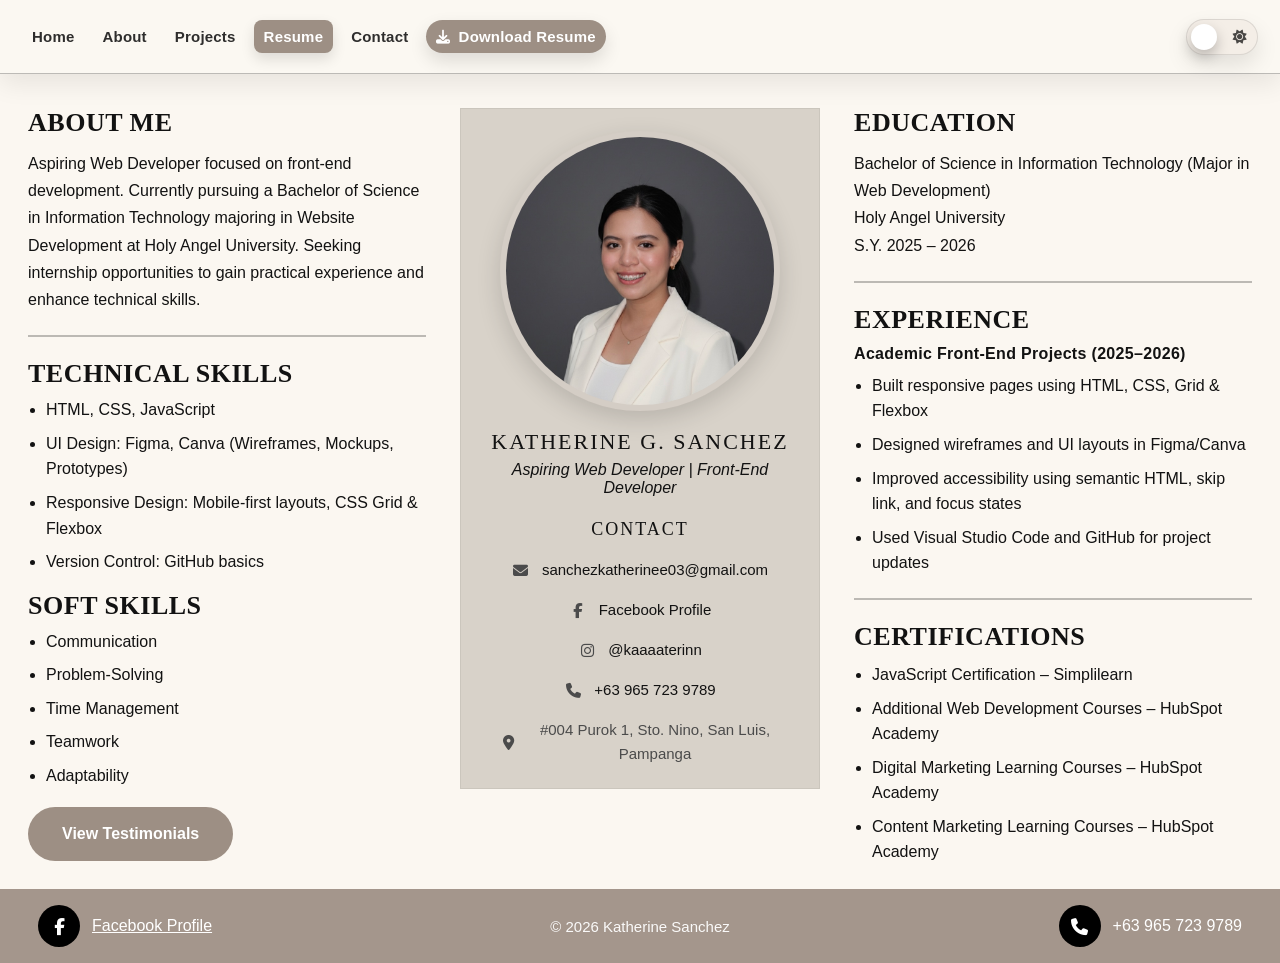
<file: resume.html>
<!doctype html>
<html lang="en">
<head>
  <meta charset="UTF-8" />
  <meta name="viewport" content="width=device-width, initial-scale=1.0" />
  <title>Resume | Katherine Sanchez</title>
  <meta name="description" content="View Katherine Sanchez's resume, education, skills, and experience.">
  <link rel="canonical" href="resume.html">
  <link rel="stylesheet" href="style.css" />
  <link rel="stylesheet" href="https://cdnjs.cloudflare.com/ajax/libs/font-awesome/6.5.0/css/all.min.css"/>
</head>

<body>
  <a class="skipLink" href="#main">Skip to main content</a>

  <header class="topbar">
    <a href="index.html" class="mobileBrand">Katherine Sanchez</a>

    <nav class="nav" aria-label="Primary navigation" id="siteNav">
      <a class="nav__link" href="index.html">Home</a>
      <a class="nav__link" href="about.html">About</a>
      <a class="nav__link" href="projects.html">Projects</a>
      <a class="nav__link nav__link--active" href="resume.html">Resume</a>
      <a class="nav__link" href="contact.html">Contact</a>
      <a class="nav__link navDownloadBtn" href="assets/Sanchez-Katherine-Resume.pdf" download>
        <i class="fa-solid fa-download" aria-hidden="true"></i>
        <span>Download Resume</span>
      </a>
    </nav>

    <div class="topbarActions">
      <button class="themeToggle" onclick="toggleTheme()" aria-label="Toggle dark mode" aria-pressed="false" id="themeToggleBtn" type="button">
        <i class="fa-solid fa-sun" aria-hidden="true"></i>
      </button>

      <button class="menuToggle" id="menuToggle" aria-label="Open menu" aria-expanded="false" aria-controls="siteNav" type="button">
        <span></span>
        <span></span>
        <span></span>
      </button>
    </div>
  </header>

  <main id="main" class="page">
    <section class="containerPad resumeGrid">
      <div class="resumeLeft">
        <h2 class="serifTitle rHead">ABOUT ME</h2>
        <p class="rText mt12">
          Aspiring Web Developer focused on front-end development. Currently pursuing a Bachelor of Science in Information Technology majoring in Website Development at Holy Angel University. Seeking internship opportunities to gain practical experience and enhance technical skills.
        </p>

        <div class="hrLine hrSpace"></div>

        <h3 class="serifTitle rSub">TECHNICAL SKILLS</h3>
        <ul class="rList">
          <li>HTML, CSS, JavaScript</li>
          <li>UI Design: Figma, Canva (Wireframes, Mockups, Prototypes)</li>
          <li>Responsive Design: Mobile-first layouts, CSS Grid &amp; Flexbox</li>
          <li>Version Control: GitHub basics</li>
        </ul>

        <h3 class="serifTitle rSub mt16">SOFT SKILLS</h3>
        <ul class="rList">
          <li>Communication</li>
          <li>Problem-Solving</li>
          <li>Time Management</li>
          <li>Teamwork</li>
          <li>Adaptability</li>
        </ul>

        <a class="pillBtn mt18" href="testimonials.html">View Testimonials</a>
      </div>

      <div class="card resumeCenter" aria-label="Profile and contact details">
        <div class="centerCircle">
          <img src="images/profile.jpeg" alt="Portrait of Katherine Sanchez" class="resumePhoto">
        </div>

        <h3 class="serifTitle centerName">KATHERINE G. SANCHEZ</h3>
        <p class="centerRole"><em>Aspiring Web Developer | Front-End Developer</em></p>

        <h4 class="serifTitle centerContact">CONTACT</h4>

        <ul class="centerList">
          <li>
            <i class="fa-solid fa-envelope" aria-hidden="true"></i>
            <a href="mailto:sanchezkatherinee03@gmail.com">sanchezkatherinee03@gmail.com</a>
          </li>

          <li>
            <i class="fa-brands fa-facebook-f" aria-hidden="true"></i>
            <a href="https://www.facebook.com/share/1BLyB4nGM7/?mibextid=wwXIfr" target="_blank" rel="noopener noreferrer">
              Facebook Profile
            </a>
          </li>

          <li>
            <i class="fa-brands fa-instagram" aria-hidden="true"></i>
            <a href="https://www.instagram.com/kaaaaterinn" target="_blank" rel="noopener noreferrer">
              @kaaaaterinn
            </a>
          </li>

          <li>
            <i class="fa-solid fa-phone" aria-hidden="true"></i>
            <a href="tel:+639657239789">+63 965 723 9789</a>
          </li>

          <li>
            <i class="fa-solid fa-location-dot" aria-hidden="true"></i>
            <span>#004 Purok 1, Sto. Nino, San Luis, Pampanga</span>
          </li>
        </ul>
      </div>

      <div class="resumeRight">
        <h2 class="serifTitle rHead">EDUCATION</h2>
        <p class="rText mt12">Bachelor of Science in Information Technology (Major in Web Development)</p>
        <p class="rText">Holy Angel University</p>
        <p class="rText">S.Y. 2025 – 2026</p>

        <div class="hrLine hrSpace"></div>

        <h2 class="serifTitle rHead">EXPERIENCE</h2>

        <div class="expBlock mt10">
          <div class="expTop">
            <span class="expRole">Academic Front-End Projects (2025–2026)</span>
          </div>

          <ul class="rList">
            <li>Built responsive pages using HTML, CSS, Grid &amp; Flexbox</li>
            <li>Designed wireframes and UI layouts in Figma/Canva</li>
            <li>Improved accessibility using semantic HTML, skip link, and focus states</li>
            <li>Used Visual Studio Code and GitHub for project updates</li>
          </ul>
        </div>

        <div class="hrLine hrSpace"></div>

        <h2 class="serifTitle rHead">CERTIFICATIONS</h2>
        <ul class="rList mt10">
          <li>JavaScript Certification – Simplilearn</li>
          <li>Additional Web Development Courses – HubSpot Academy</li>
          <li>Digital Marketing Learning Courses – HubSpot Academy</li>
          <li>Content Marketing Learning Courses – HubSpot Academy</li>
        </ul>
      </div>
    </section>

    <footer class="footerBar">
      <div class="footerItem">
        <span class="footerIcon"><i class="fa-brands fa-facebook-f" aria-hidden="true"></i></span>
        <a class="footerLink" href="https://www.facebook.com/share/1BLyB4nGM7/?mibextid=wwXIfr" target="_blank" rel="noopener noreferrer">
          Facebook Profile
        </a>
      </div>

      <div class="footerCenter">© 2026 Katherine Sanchez</div>

      <div class="footerItem footerItem--right">
        <span class="footerIcon"><i class="fa-solid fa-phone" aria-hidden="true"></i></span>
        <span class="footerText">+63 965 723 9789</span>
      </div>
    </footer>
  </main>

  <script src="theme.js"></script>
</body>
</html>
</file>
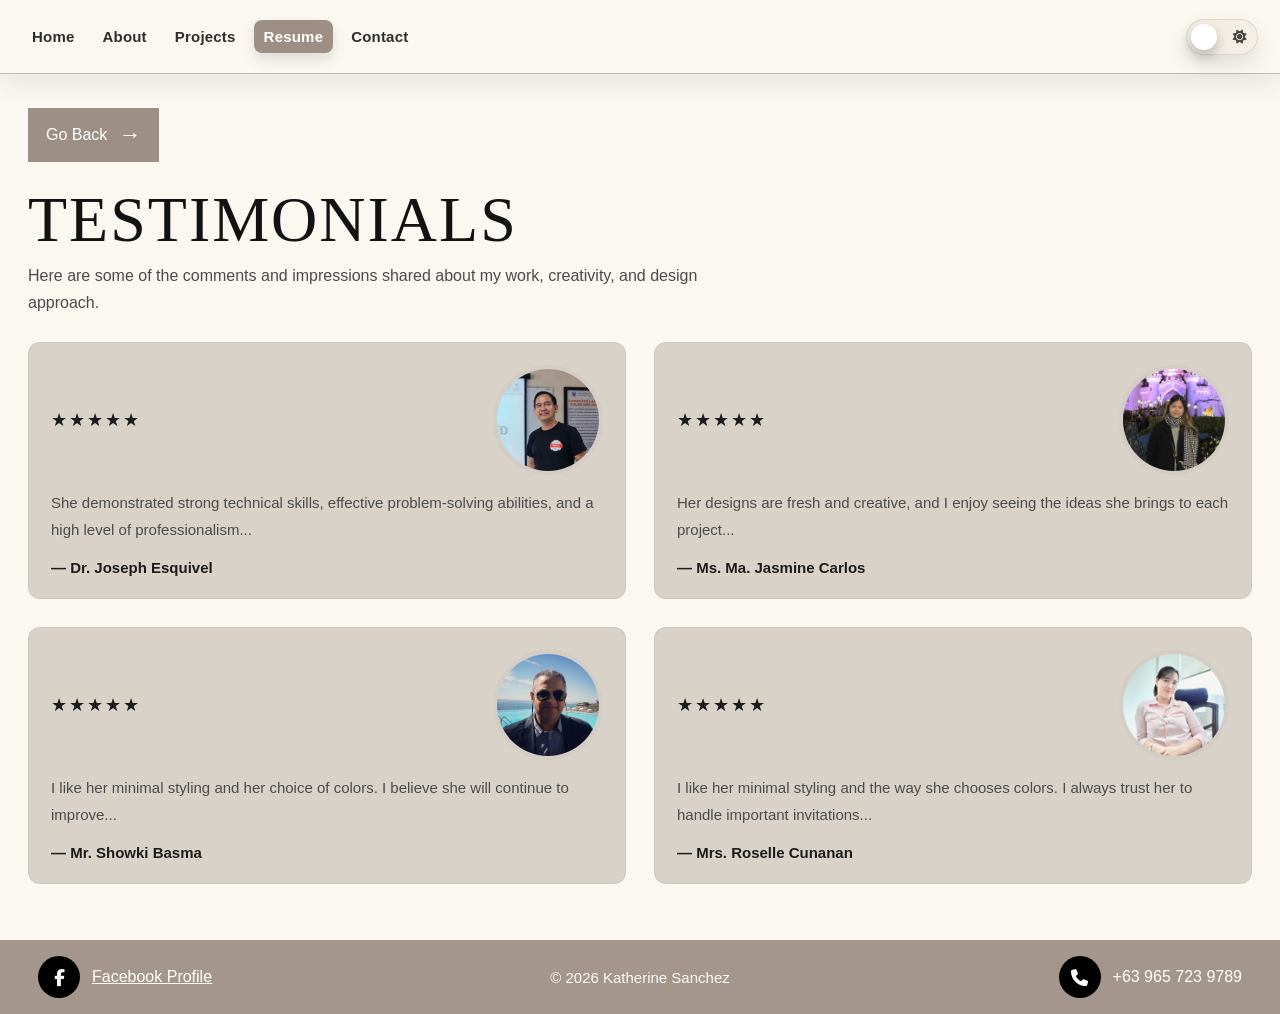
<file: testimonials.html>
<!doctype html>
<html lang="en">
<head>
  <meta charset="UTF-8" />
  <meta name="viewport" content="width=device-width, initial-scale=1.0" />
  <title>Testimonials | Katherine Sanchez</title>
  <meta name="description" content="Testimonials and feedback for Katherine Sanchez's work and design projects." />
  <link rel="canonical" href="testimonials.html" />
  <link rel="stylesheet" href="style.css" />
  <link rel="stylesheet" href="https://cdnjs.cloudflare.com/ajax/libs/font-awesome/6.5.0/css/all.min.css"/>
</head>

<body>
  <a class="skipLink" href="#main">Skip to main content</a>

  <header class="topbar">
    <a href="index.html" class="mobileBrand">Katherine Sanchez</a>

    <nav class="nav" aria-label="Primary navigation" id="siteNav">
      <a class="nav__link" href="index.html">Home</a>
      <a class="nav__link" href="about.html">About</a>
      <a class="nav__link" href="projects.html">Projects</a>
      <a class="nav__link nav__link--active" href="resume.html">Resume</a>
      <a class="nav__link" href="contact.html">Contact</a>
    </nav>

    <div class="topbarActions">
      <button class="themeToggle" onclick="toggleTheme()" aria-label="Toggle dark mode" aria-pressed="false" id="themeToggleBtn" type="button">
        <i class="fa-solid fa-sun" aria-hidden="true"></i>
      </button>

      <button class="menuToggle" id="menuToggle" aria-label="Open menu" aria-expanded="false" aria-controls="siteNav" type="button">
        <span></span>
        <span></span>
        <span></span>
      </button>
    </div>
  </header>

  <main id="main" class="page">
    <section class="containerPad testiWrap">
      <a class="rectBtn backBtn" href="resume.html">
        Go Back <span class="arrow">→</span>
      </a>

      <h1 class="serifTitle testiTitle">TESTIMONIALS</h1>
      <p class="testiSub">
        Here are some of the comments and impressions shared about my work, creativity, and design approach.
      </p>

      <div class="testiGrid">
        <article class="testiCard">
          <div class="testiTop">
            <div class="stars" aria-label="5 out of 5 stars">★★★★★</div>
            <div class="testiPhoto">
              <img src="images/Dr.Joseph.jpeg" alt="Dr. Joseph Esquivel" />
            </div>
          </div>

          <p class="tText">
            She demonstrated strong technical skills, effective problem-solving abilities, and a high level of professionalism...
          </p>
          <p class="tName">— Dr. Joseph Esquivel</p>
        </article>

        <article class="testiCard">
          <div class="testiTop">
            <div class="stars" aria-label="5 out of 5 stars">★★★★★</div>
            <div class="testiPhoto">
              <img src="images/Ms.Jasmine.jpeg" alt="Ms. Ma. Jasmine Carlos" />
            </div>
          </div>

          <p class="tText">
            Her designs are fresh and creative, and I enjoy seeing the ideas she brings to each project...
          </p>
          <p class="tName">— Ms. Ma. Jasmine Carlos</p>
        </article>

        <article class="testiCard">
          <div class="testiTop">
            <div class="stars" aria-label="5 out of 5 stars">★★★★★</div>
            <div class="testiPhoto">
              <img src="images/Mr.Showki.jpeg" alt="Mr. Showki Basma" />
            </div>
          </div>

          <p class="tText">
            I like her minimal styling and her choice of colors. I believe she will continue to improve...
          </p>
          <p class="tName">— Mr. Showki Basma</p>
        </article>

        <article class="testiCard">
          <div class="testiTop">
            <div class="stars" aria-label="5 out of 5 stars">★★★★★</div>
            <div class="testiPhoto">
              <img src="images/Ms.Roselle.jpeg" alt="Mrs. Roselle Cunanan" />
            </div>
          </div>

          <p class="tText">
            I like her minimal styling and the way she chooses colors. I always trust her to handle important invitations...
          </p>
          <p class="tName">— Mrs. Roselle Cunanan</p>
        </article>
      </div>
    </section>

    <footer class="footerBar">
      <div class="footerItem">
        <span class="footerIcon">
          <i class="fa-brands fa-facebook-f" aria-hidden="true"></i>
        </span>
        <a class="footerLink" href="https://www.facebook.com/share/1BLyB4nGM7/?mibextid=wwXIfr" target="_blank" rel="noopener noreferrer">
          Facebook Profile
        </a>
      </div>

      <div class="footerCenter">© 2026 Katherine Sanchez</div>

      <div class="footerItem footerItem--right">
        <span class="footerIcon">
          <i class="fa-solid fa-phone" aria-hidden="true"></i>
        </span>
        <span class="footerText">+63 965 723 9789</span>
      </div>
    </footer>
  </main>

  <script src="theme.js"></script>

  <style>
    .testiTitle{
      font-size: 64px;
      line-height: 1;
      margin-top: 8px;
      letter-spacing: 2px;
    }

    .testiSub{
      margin-top: 10px;
      max-width: 680px;
      line-height: 1.7;
      color: var(--muted);
      font-size: 16px;
    }

    .backBtn{
      width: fit-content;
      margin-bottom: 18px;
    }

    .arrow{
      font-size: 22px;
    }

    .testiGrid{
      display: grid;
      grid-template-columns: repeat(2, 1fr);
      gap: 28px;
      margin-top: 26px;
    }

    .testiCard{
      background: var(--card);
      padding: 22px;
      border-radius: 12px;
      display: flex;
      flex-direction: column;
      gap: 14px;
      border: 1px solid rgba(0,0,0,.06);
      min-width: 0;
    }

    .testiTop{
      display: flex;
      align-items: center;
      justify-content: space-between;
      gap: 14px;
      min-width: 0;
    }

    .stars{
      font-size: 18px;
      letter-spacing: 2px;
      color: var(--text);
      opacity: .95;
      white-space: nowrap;
    }

    .tText{
      font-size: 15px;
      line-height: 1.8;
      color: var(--muted);
    }

    .tName{
      font-weight: 700;
      font-size: 15px;
      color: var(--text);
      opacity: .95;
      margin-top: 2px;
    }

    .testiPhoto{
      width: 110px;
      height: 110px;
      border-radius: 50%;
      overflow: hidden;
      border: 4px solid var(--circle);
      flex: 0 0 auto;
    }

    .testiPhoto img{
      width: 100%;
      height: 100%;
      object-fit: cover;
      display: block;
    }

    @media (max-width: 900px){
      .testiTitle{
        font-size: 48px;
      }

      .testiGrid{
        grid-template-columns: 1fr;
      }

      .testiPhoto{
        width: 100px;
        height: 100px;
      }
    }

    @media (max-width: 480px){
      .testiTitle{
        font-size: 34px;
      }

      .testiSub{
        font-size: 14px;
      }

      .testiCard{
        padding: 16px;
      }

      .testiTop{
        align-items: flex-start;
      }

      .stars{
        font-size: 15px;
        letter-spacing: 1px;
      }

      .tText{
        font-size: 14px;
      }

      .tName{
        font-size: 14px;
      }

      .testiPhoto{
        width: 82px;
        height: 82px;
      }
    }
  </style>
</body>
</html>
</file>
<file: style.css>
/* ===================== RESET ===================== */
*{
  margin: 0;
  padding: 0;
  box-sizing: border-box;
}

html{
  width: 100%;
  min-height: 100%;
  scroll-behavior: smooth;
}

body{
  width: 100%;
  min-height: 100dvh;
}

img{
  max-width: 100%;
  display: block;
}

a{
  color: inherit;
}

/* ===================== VARIABLES ===================== */
:root{
  --bg: #fbf7f1;
  --bar: #efe6dd;
  --accent: #9d8f84;
  --accent2: #b8aa9f;
  --text: #121212;
  --muted: #4b4b4b;
  --card: #d8d2c9;
  --circle: #d4cdc5;
  --footer: #a4968c;
  --black: #000;
  --white: #fff;
  --line: rgba(0,0,0,.25);
  --topbar-h: 74px;
  --shadowSm: 0 10px 26px rgba(0,0,0,.08);
  --shadowMd: 0 14px 34px rgba(0,0,0,.12);
  --navHover: rgba(0,0,0,.045);
  --navActive: rgba(0,0,0,.10);
}

body.dark{
  --bg: #221b16;
  --bar: #2b231d;
  --accent: #8a6d5d;
  --accent2: #6e5549;
  --text: #f2eee9;
  --muted: #e0d6ce;
  --card: #3a2f28;
  --circle: #3b312a;
  --footer: #2b231d;
  --black: #000;
  --white: #fff;
  --line: rgba(255,255,255,.18);
  --navHover: rgba(255,255,255,.06);
  --navActive: rgba(255,255,255,.14);
  --shadowSm: 0 16px 44px rgba(0,0,0,.55);
  --shadowMd: 0 18px 44px rgba(0,0,0,.62);
}

/* ===================== BODY ===================== */
body{
  font-family: Arial, Helvetica, sans-serif;
  background: var(--bg);
  color: var(--text);
  overflow-x: clip;
  opacity: 0;
  animation: fadeInPage .45s ease forwards;
}

@keyframes fadeInPage{
  from{ opacity: 0; }
  to{ opacity: 1; }
}

/* ===================== TOP NAV ===================== */
.topbar{
  min-height: var(--topbar-h);
  position: sticky;
  top: 0;
  z-index: 2000;
  display: flex;
  align-items: center;
  justify-content: space-between;
  gap: 18px;
  padding: 12px 38px;
  background: color-mix(in srgb, var(--bg) 90%, white 10%);
  border-bottom: 1px solid var(--line);
  box-shadow: var(--shadowSm);
  backdrop-filter: blur(10px);
  -webkit-backdrop-filter: blur(10px);
}

body.dark .topbar{
  background: color-mix(in srgb, var(--bar) 85%, black 15%);
  border-bottom: 1px solid rgba(255,255,255,.10);
}

.mobileBrand{
  display: none;
  text-decoration: none;
  font-weight: 700;
  font-size: 16px;
  letter-spacing: .3px;
}

.nav{
  display: flex;
  align-items: center;
  gap: 14px;
  flex-wrap: wrap;
  font-size: 16px;
  min-width: 0;
}

.nav__link{
  position: relative;
  text-decoration: none;
  padding: 8px 12px;
  font-weight: 600;
  letter-spacing: .2px;
  border-radius: 8px;
  opacity: .88;
  white-space: nowrap;
  transition:
    background .2s ease,
    opacity .2s ease,
    transform .2s ease,
    letter-spacing .2s ease,
    color .2s ease;
}

.nav__link:hover{
  opacity: 1;
  transform: translateY(-1px);
  background: var(--navHover);
}

.nav__link--active{
  opacity: 1;
  background: var(--accent);
  color: var(--white);
  box-shadow: 0 6px 14px rgba(0,0,0,.12);
}

body.dark .nav__link--active{
  color: var(--white);
}

.nav__link:focus-visible{
  outline: 3px solid color-mix(in srgb, var(--accent) 55%, transparent 45%);
  outline-offset: 4px;
  border-radius: 999px;
}

/* ===================== NAV DOWNLOAD BUTTON ===================== */
.navDownloadBtn{
  display: inline-flex;
  align-items: center;
  justify-content: center;
  gap: 8px;
  padding: 10px 16px;
  border-radius: 999px;
  background: var(--accent);
  color: var(--white) !important;
  font-weight: 700;
  opacity: 1;
  box-shadow: 0 8px 18px rgba(0,0,0,.12);
}

.navDownloadBtn:hover{
  background: var(--accent2);
  color: var(--white) !important;
  transform: translateY(-1px);
}

.navDownloadBtn i{
  font-size: 14px;
}

.topbarActions{
  display: flex;
  align-items: center;
  gap: 10px;
  flex: 0 0 auto;
  position: relative;
  z-index: 2002;
}

/* ===================== THEME TOGGLE ===================== */
.themeToggle{
  position: relative;
  width: 72px;
  height: 36px;
  border-radius: 999px;
  border: 1px solid rgba(0,0,0,.10);
  cursor: pointer;
  background: color-mix(in srgb, var(--bar) 70%, white 30%);
  display: flex;
  align-items: center;
  padding: 4px;
  flex: 0 0 auto;
  z-index: 2002;
  box-shadow: 0 10px 22px rgba(0,0,0,.10);
  transition:
    transform .18s ease,
    box-shadow .18s ease,
    filter .18s ease,
    background .18s ease;
}

.themeToggle:hover{
  transform: translateY(-1px);
  box-shadow: 0 14px 28px rgba(0,0,0,.14);
}

body.dark .themeToggle{
  border: 1px solid rgba(255,255,255,.12);
  background: color-mix(in srgb, var(--bar) 80%, black 20%);
  box-shadow: 0 14px 32px rgba(0,0,0,.55);
}

.themeToggle::before{
  content: "";
  width: 26px;
  height: 26px;
  border-radius: 50%;
  background: var(--white);
  box-shadow: 0 6px 14px rgba(0,0,0,.25);
  transition: transform .3s ease;
}

body.dark .themeToggle::before{
  transform: translateX(36px);
}

.themeToggle i{
  position: absolute;
  right: 10px;
  font-size: 14px;
  color: rgba(0,0,0,.70);
  pointer-events: none;
  transition: all .3s ease;
}

body.dark .themeToggle i{
  left: 10px;
  right: auto;
  color: rgba(255,255,255,.85);
}

/* ===================== BURGER BUTTON ===================== */
.menuToggle{
  display: none;
  width: 46px;
  height: 46px;
  padding: 0;
  border: 1px solid rgba(0,0,0,.10);
  border-radius: 12px;
  background: color-mix(in srgb, var(--bar) 70%, white 30%);
  cursor: pointer;
  position: relative;
  z-index: 2003;
  pointer-events: auto;
  -webkit-tap-highlight-color: transparent;
  align-items: center;
  justify-content: center;
  flex-direction: column;
  gap: 5px;
  box-shadow: 0 10px 22px rgba(0,0,0,.10);
}

.menuToggle span{
  width: 20px;
  height: 2px;
  border-radius: 999px;
  background: var(--text);
  pointer-events: none;
  transition: transform .22s ease, opacity .22s ease;
}

body.dark .menuToggle{
  border: 1px solid rgba(255,255,255,.12);
  background: color-mix(in srgb, var(--bar) 80%, black 20%);
  box-shadow: 0 14px 32px rgba(0,0,0,.55);
}

.menuToggle.is-open span:nth-child(1){
  transform: translateY(7px) rotate(45deg);
}

.menuToggle.is-open span:nth-child(2){
  opacity: 0;
}

.menuToggle.is-open span:nth-child(3){
  transform: translateY(-7px) rotate(-45deg);
}

/* ===================== PAGE ===================== */
.page{
  min-height: calc(100dvh - var(--topbar-h));
  display: flex;
  flex-direction: column;
}

.containerPad{
  width: 100%;
  flex: 1;
  padding: 46px 56px 40px;
}

/* ===================== COMMON UI ===================== */
.serifTitle{
  font-family: "Times New Roman", Times, serif;
  font-weight: 500;
  letter-spacing: 2px;
}

.hrLine{
  height: 2px;
  background: var(--line);
}

.pillBtn{
  display: inline-flex;
  align-items: center;
  gap: 12px;
  padding: 18px 34px;
  border-radius: 999px;
  background: var(--accent);
  color: var(--white);
  text-decoration: none;
  font-weight: 700;
  transition: transform .18s ease, box-shadow .18s ease, filter .18s ease;
}

.pillBtn:hover{
  transform: translateY(-1px);
  box-shadow: 0 10px 20px rgba(0,0,0,.16);
}

.rectBtn{
  display: inline-flex;
  align-items: center;
  gap: 12px;
  padding: 14px 18px;
  background: var(--accent);
  color: var(--white);
  text-decoration: none;
  transition: transform .18s ease, box-shadow .18s ease, filter .18s ease;
  will-change: transform;
}

.circleMini{
  width: 26px;
  height: 26px;
  border-radius: 999px;
  border: 2px solid rgba(255,255,255,.9);
  display: grid;
  place-items: center;
  font-size: 12px;
}

.rectBtn:hover{
  transform: translateY(-2px);
  box-shadow: 0 12px 28px rgba(0,0,0,.18);
  filter: brightness(1.03);
}

.rectBtn:active{
  transform: translateY(0) scale(.98);
  box-shadow: 0 8px 18px rgba(0,0,0,.14);
}

.rectBtn:focus-visible{
  outline: 3px solid rgba(255,255,255,.35);
  outline-offset: 3px;
}

.rectBtn .circleMini{
  transition: transform .18s ease;
}

.rectBtn:hover .circleMini{
  transform: translateX(4px);
}

.backBtn:hover{
  transform: translateY(-2px) translateX(-2px);
}

.card{
  background: var(--card);
  border: 1px solid rgba(0,0,0,.06);
  overflow: hidden;
}

.thumb{
  overflow: hidden;
  background: rgba(0,0,0,.04);
}

.thumb img{
  width: 100%;
  height: 100%;
  object-fit: cover;
}

.cardBody{
  padding: 18px 18px 20px;
  color: var(--muted);
}

.cardTitle{
  margin-bottom: 10px;
  font-size: 16px;
  font-style: italic;
  font-weight: 700;
}

.cardDesc{
  margin-bottom: 16px;
  font-size: 15px;
  line-height: 1.6;
}

.cardTech{
  font-size: 15px;
  font-weight: 700;
  opacity: .95;
}

/* ===================== RESUME PAGE ===================== */
.resumeGrid{
  padding-bottom: 24px !important;
  display: grid;
  grid-template-columns: 1.05fr .95fr 1.05fr;
  gap: 34px;
  align-items: start;
}

.rHead{
  font-size: 26px;
  font-weight: 800;
  letter-spacing: .02em;
}

.rSub{
  font-size: 26px;
  font-weight: 800;
  margin-bottom: 8px;
  letter-spacing: .02em;
}

.rText{
  line-height: 1.7;
  max-width: 520px;
}

.rList{
  margin-left: 18px;
  display: grid;
  gap: 8px;
  line-height: 1.6;
}

.mt10{ margin-top: 10px; }
.mt12{ margin-top: 12px; }
.mt16{ margin-top: 16px; }
.mt18{ margin-top: 18px; }
.hrSpace{ margin: 22px 0; }

.resumeCenter{
  padding: 22px 18px;
  text-align: center;
}

.centerCircle{
  width: 280px;
  height: 280px;
  margin: 0 auto 18px;
  border-radius: 50%;
  overflow: hidden;
  border: 6px solid var(--circle);
  box-shadow: 0 8px 25px rgba(0,0,0,.15);
  background: var(--circle);
}

.resumePhoto{
  width: 100%;
  height: 100%;
  object-fit: cover;
  display: block;
}

.centerName{
  font-size: 22px;
  margin-top: 8px;
}

.centerRole{
  margin-top: 6px;
}

.centerContact{
  margin-top: 22px;
  font-size: 18px;
}

.centerList{
  list-style: none;
  margin-top: 18px;
  display: grid;
  gap: 16px;
  padding: 0;
  justify-items: center;
  text-align: center;
  color: var(--muted);
}

.centerList li{
  display: flex;
  align-items: center;
  justify-content: center;
  gap: 12px;
  font-size: 15px;
  line-height: 1.6;
  max-width: 280px;
  word-break: break-word;
}

.centerList i{
  min-width: 18px;
}

.centerList a{
  color: var(--text);
  text-decoration: none;
  word-break: break-word;
}

.centerList a:hover{
  text-decoration: underline;
}

.expTop{
  display: flex;
  justify-content: space-between;
  gap: 14px;
  align-items: baseline;
  flex-wrap: wrap;
  margin-bottom: 10px;
}

.expRole{
  font-weight: 800;
  letter-spacing: .02em;
}

a:focus-visible,
button:focus-visible{
  outline: 3px solid var(--accent);
  outline-offset: 3px;
  border-radius: 10px;
}

/* ===================== FOOTER ===================== */
.footerBar{
  display: grid;
  grid-template-columns: 1fr auto 1fr;
  align-items: center;
  gap: 16px;
  padding: 16px 38px;
  background: var(--footer);
  color: var(--white);
}

.footerItem{
  display: flex;
  align-items: center;
  gap: 12px;
  min-width: 0;
}

.footerItem--right{
  justify-content: flex-end;
}

.footerIcon{
  width: 42px;
  height: 42px;
  flex: 0 0 42px;
  border-radius: 999px;
  background: var(--black);
  display: grid;
  place-items: center;
  color: var(--white);
  font-size: 17px;
}

.footerLink{
  color: var(--white);
  text-decoration: underline;
  font-size: 18px;
  word-break: break-word;
}

.footerText{
  font-size: 18px;
  word-break: break-word;
}

.footerCenter{
  font-size: 17px;
  text-align: center;
  opacity: .95;
}

/* ===================== SKIP LINK ===================== */
.skipLink{
  position: absolute;
  left: -999px;
  top: 10px;
  z-index: 9999;
  padding: 10px 14px;
  border-radius: 6px;
  background: #000;
  color: #fff;
}

.skipLink:focus{
  left: 10px;
}

/* ===================== LARGE LAPTOP ===================== */
@media (max-width: 1200px){
  .resumeGrid{
    grid-template-columns: 1fr 1fr;
  }

  .resumeCenter{
    grid-column: 1 / -1;
    order: -1;
  }

  .containerPad{
    padding: 40px 34px 72px;
  }
}

/* ===================== LAPTOP ===================== */
@media (max-width: 1280px){
  .containerPad{
    padding: 34px 28px 56px;
  }

  .topbar{
    padding: 12px 22px;
    gap: 12px;
  }

  .nav{
    gap: 8px;
    font-size: 15px;
    flex-wrap: nowrap;
  }

  .nav__link{
    padding: 8px 10px;
  }

  .footerLink,
  .footerText{
    font-size: 16px;
  }

  .footerCenter{
    font-size: 15px;
  }
}

/* ===================== TABLET ===================== */
@media (max-width: 900px){
  .containerPad{
    padding: 28px 18px 40px;
  }

  .footerBar{
    grid-template-columns: 1fr;
    gap: 10px;
    padding: 16px 18px;
    text-align: center;
  }

  .footerItem,
  .footerItem--right{
    justify-content: center;
  }

  .serifTitle{
    letter-spacing: 1px;
  }

  .pillBtn{
    padding: 14px 22px;
    font-size: 18px;
  }

  .rectBtn{
    padding: 12px 16px;
    font-size: 16px;
  }

  .resumeCenter{
    padding: 18px 12px;
  }
}

/* ===================== SMALL TABLET ===================== */
@media (max-width: 820px){
  .resumeGrid{
    grid-template-columns: 1fr;
  }

  .centerCircle{
    width: 220px;
    height: 220px;
  }
}

/* ===================== MOBILE NAV ===================== */
@media (max-width: 700px){
  :root{
    --topbar-h: auto;
  }

  .topbar{
    min-height: auto;
    padding: 12px 14px;
    gap: 12px;
    flex-wrap: wrap;
    justify-content: space-between;
  }

  .mobileBrand{
    display: none;
  }

  .topbarActions{
    margin-left: auto;
    display: flex;
    align-items: center;
    gap: 10px;
    order: 2;
  }

  .menuToggle{
    display: inline-flex;
    order: 2;
    margin-left: auto;
  }

  .themeToggle{
    width: 60px;
    height: 30px;
    padding: 3px;
    order: 1;
  }

  .themeToggle::before{
    width: 22px;
    height: 22px;
  }

  body.dark .themeToggle::before{
    transform: translateX(26px);
  }

  .themeToggle i{
    right: 8px;
    font-size: 12px;
  }

  body.dark .themeToggle i{
    left: 8px;
    right: auto;
  }

  .nav{
    display: none;
    width: 100%;
    flex-direction: column;
    align-items: stretch;
    gap: 8px;
    padding-top: 8px;
    position: relative;
    z-index: 2001;
    order: 3;
  }

  .nav.is-open{
    display: flex;
  }

  .nav__link{
    width: 100%;
    padding: 12px 14px;
    text-align: left;
    border-radius: 12px;
    background: rgba(0,0,0,.04);
  }

  body.dark .nav__link{
    background: rgba(255,255,255,.05);
  }

  .nav__link--active{
    background: var(--accent);
    color: var(--white);
  }

  .navDownloadBtn{
    width: 100%;
    justify-content: center;
    padding: 12px 14px;
    border-radius: 12px;
  }

  .page{
    min-height: 100dvh;
  }

  .resumeCenter{
    display: flex;
    flex-direction: column;
    align-items: center;
    text-align: center;
  }

  .resumeCenter .rectBtn,
  .resumeCenter .pillBtn{
    align-self: flex-start;
    margin-left: 0;
    margin-right: auto;
  }
}

/* ===================== MOBILE ===================== */
@media (max-width: 480px){
  .homeHero__name,
  .contactName,
  .aboutBigTitle,
  .pageTitle{
    font-size: clamp(34px, 9vw, 52px) !important;
    line-height: 1.08 !important;
  }

  .homeHero__role,
  .contactRole{
    font-size: clamp(14px, 4vw, 18px) !important;
  }

  .aboutPhotoCard{
    width: 100% !important;
    height: auto !important;
  }

  .aboutPhoto{
    width: 100% !important;
    height: auto !important;
    object-fit: cover;
  }

  .centerCircle{
    width: min(68vw, 240px) !important;
    height: min(68vw, 240px) !important;
  }

  .contactCircle{
    width: min(78vw, 320px) !important;
    height: min(78vw, 320px) !important;
    right: auto !important;
  }

  .footerIcon{
    width: 38px;
    height: 38px;
    flex-basis: 38px;
    font-size: 15px;
  }

  .footerLink,
  .footerText{
    font-size: 15px;
  }

  .footerCenter{
    font-size: 14px;
  }

  .containerPad{
    padding: 24px 14px 34px;
  }

  .topbar{
    padding: 10px 12px;
  }

  .rHead,
  .rSub{
    font-size: 22px;
  }

  .centerName{
    font-size: 20px;
  }

  .centerContact{
    font-size: 16px;
  }

  .centerList li{
    font-size: 14px;
  }
}
</file>
